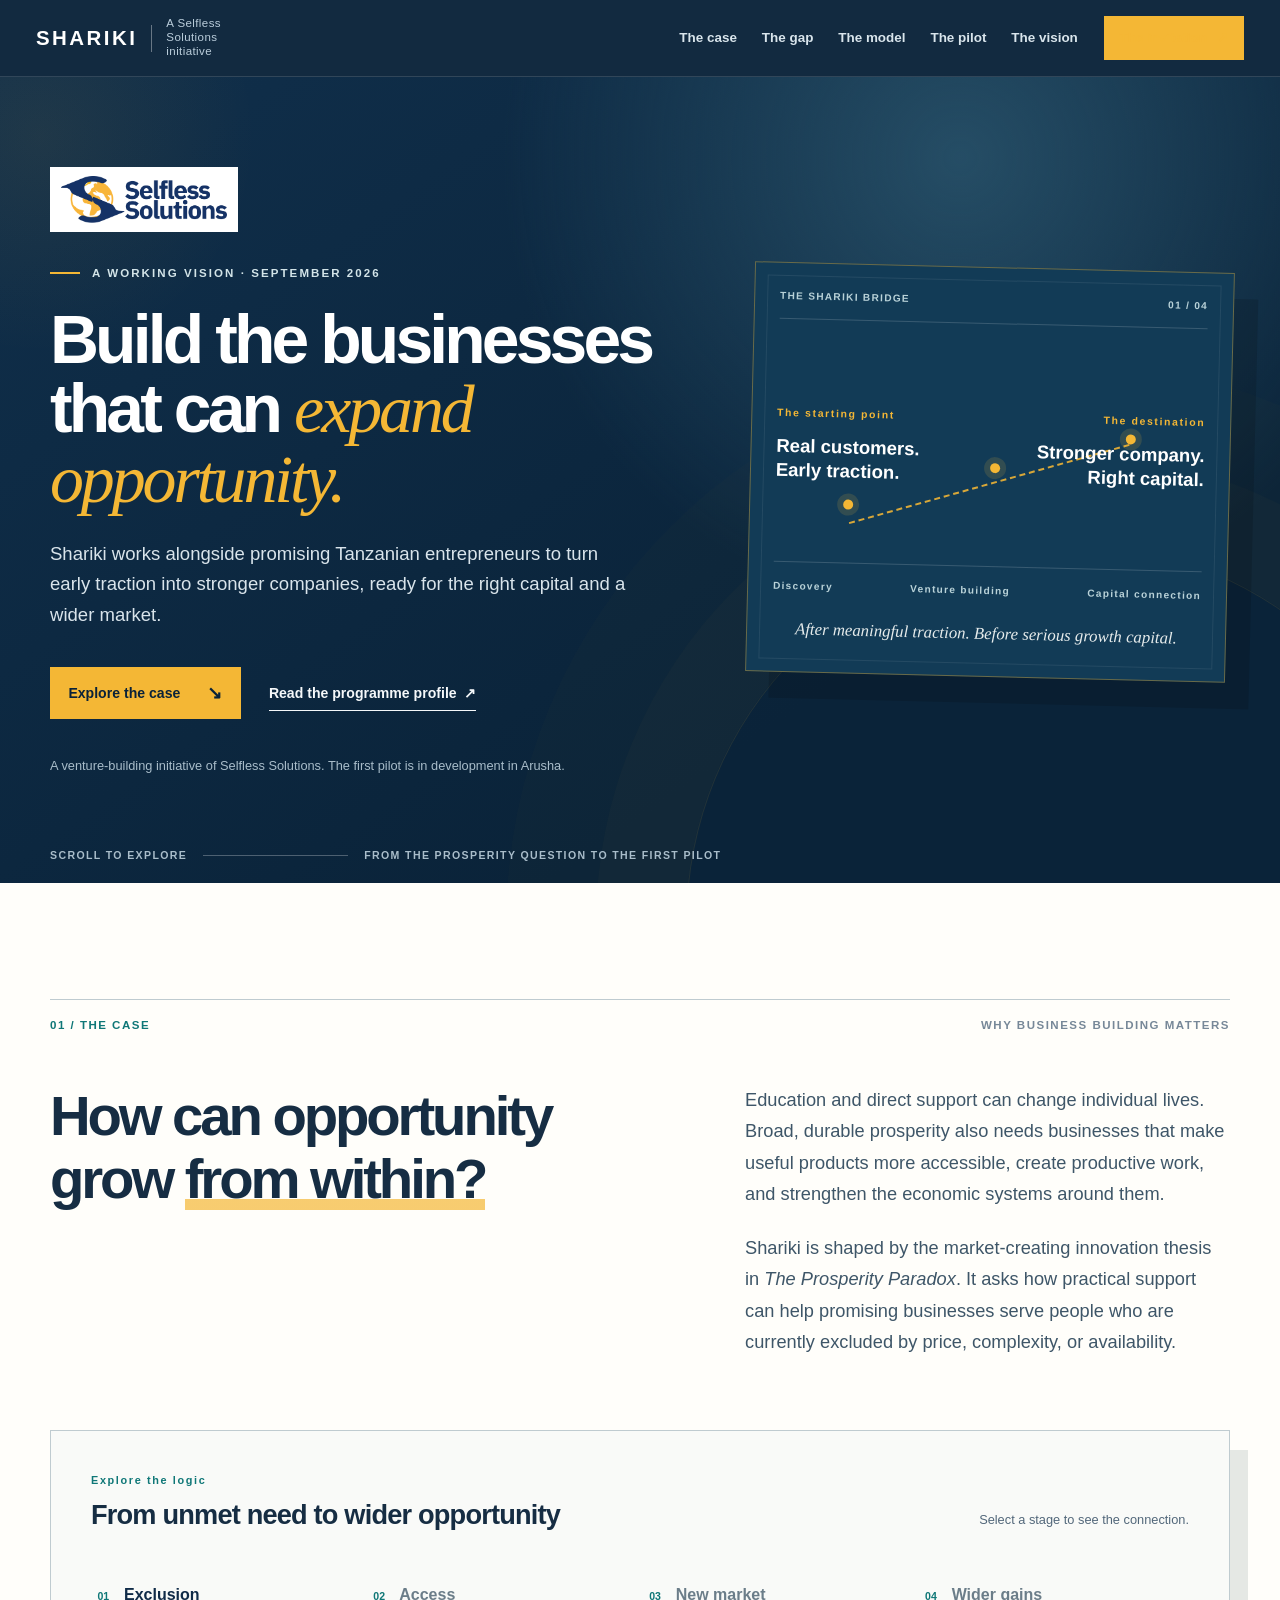
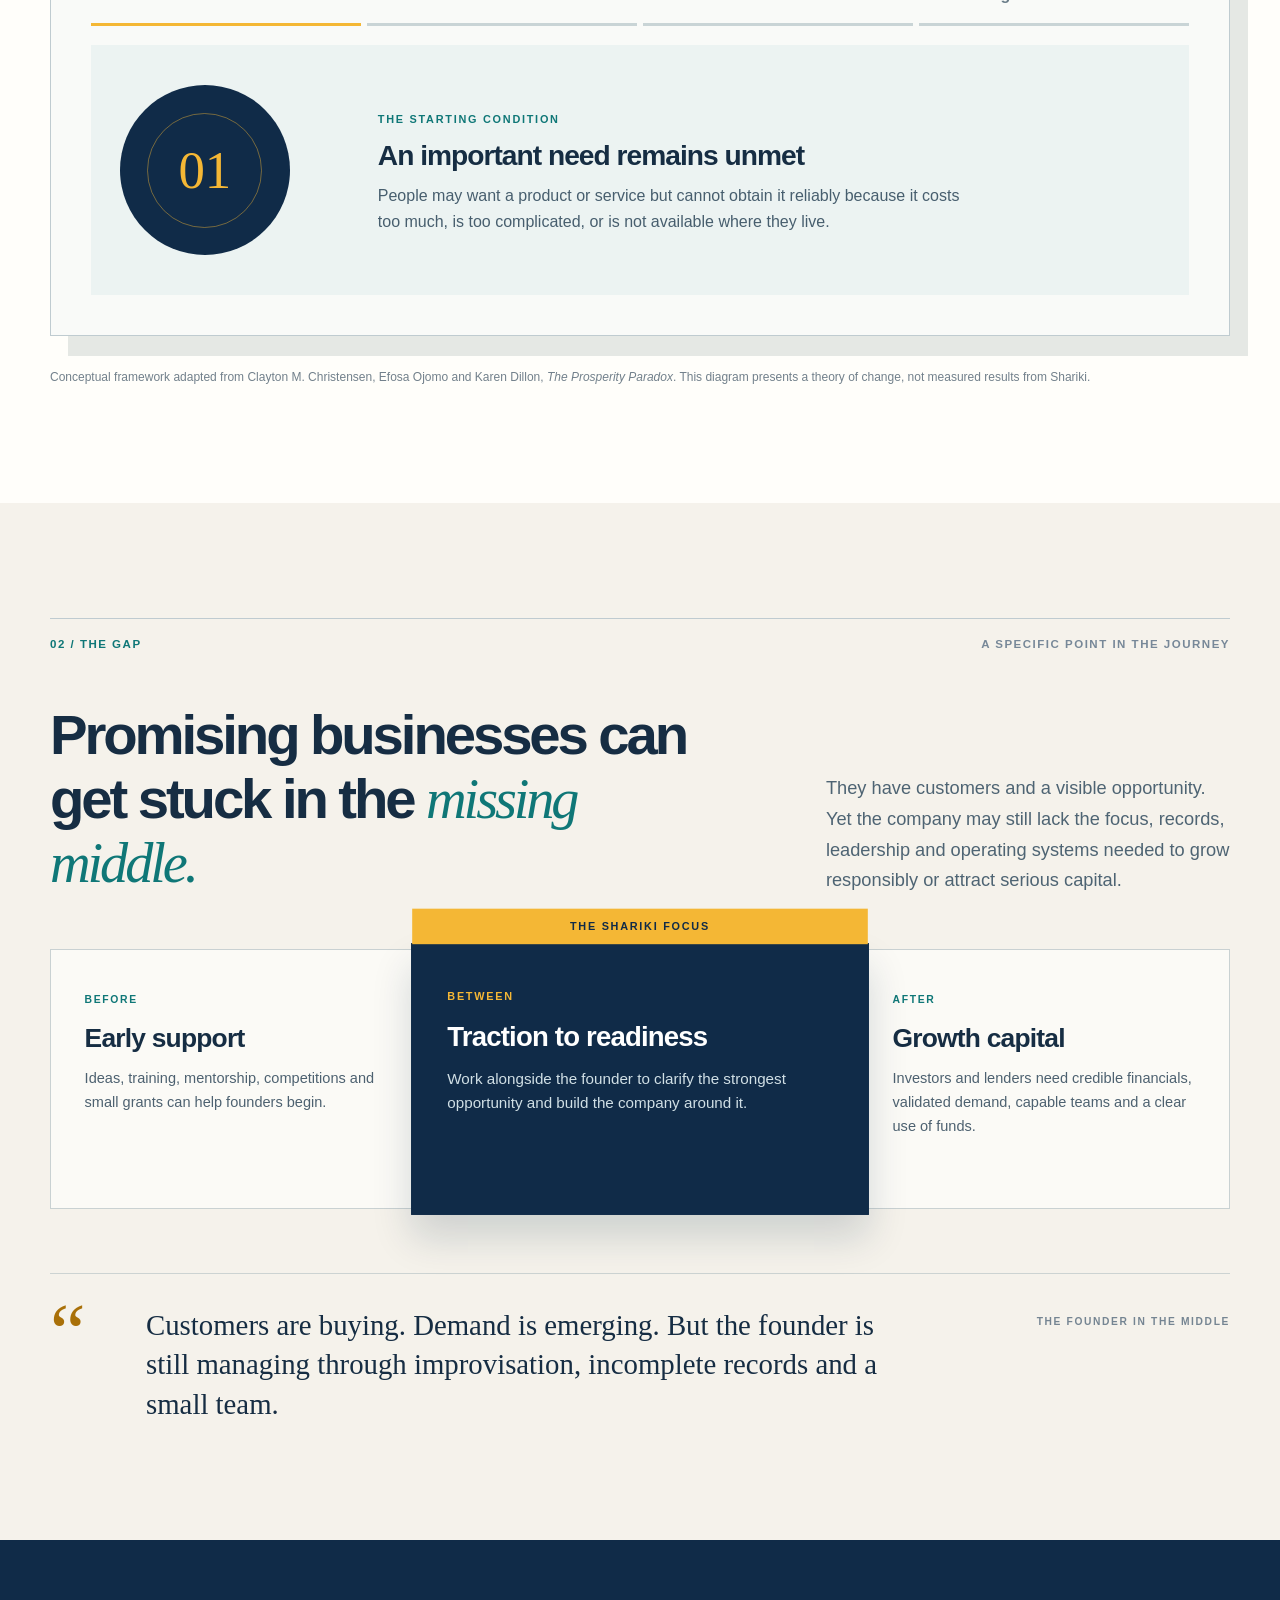
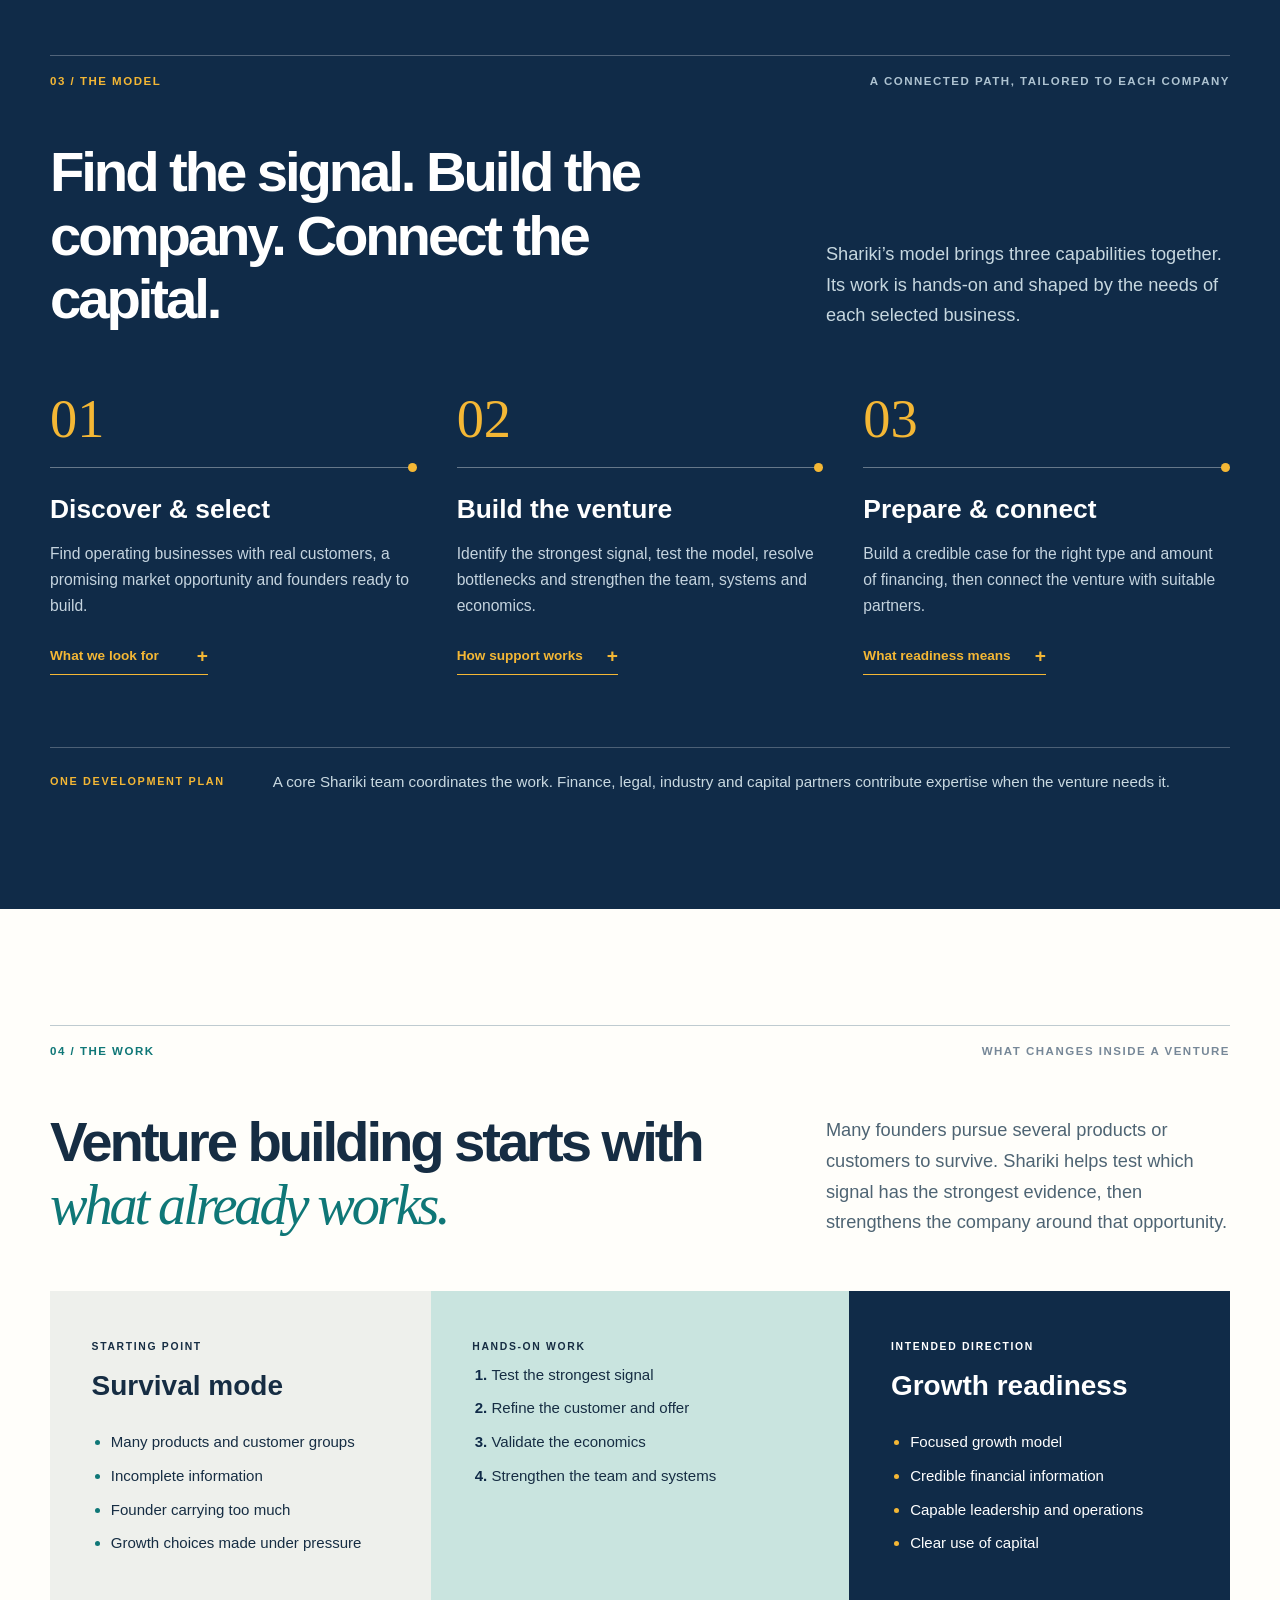
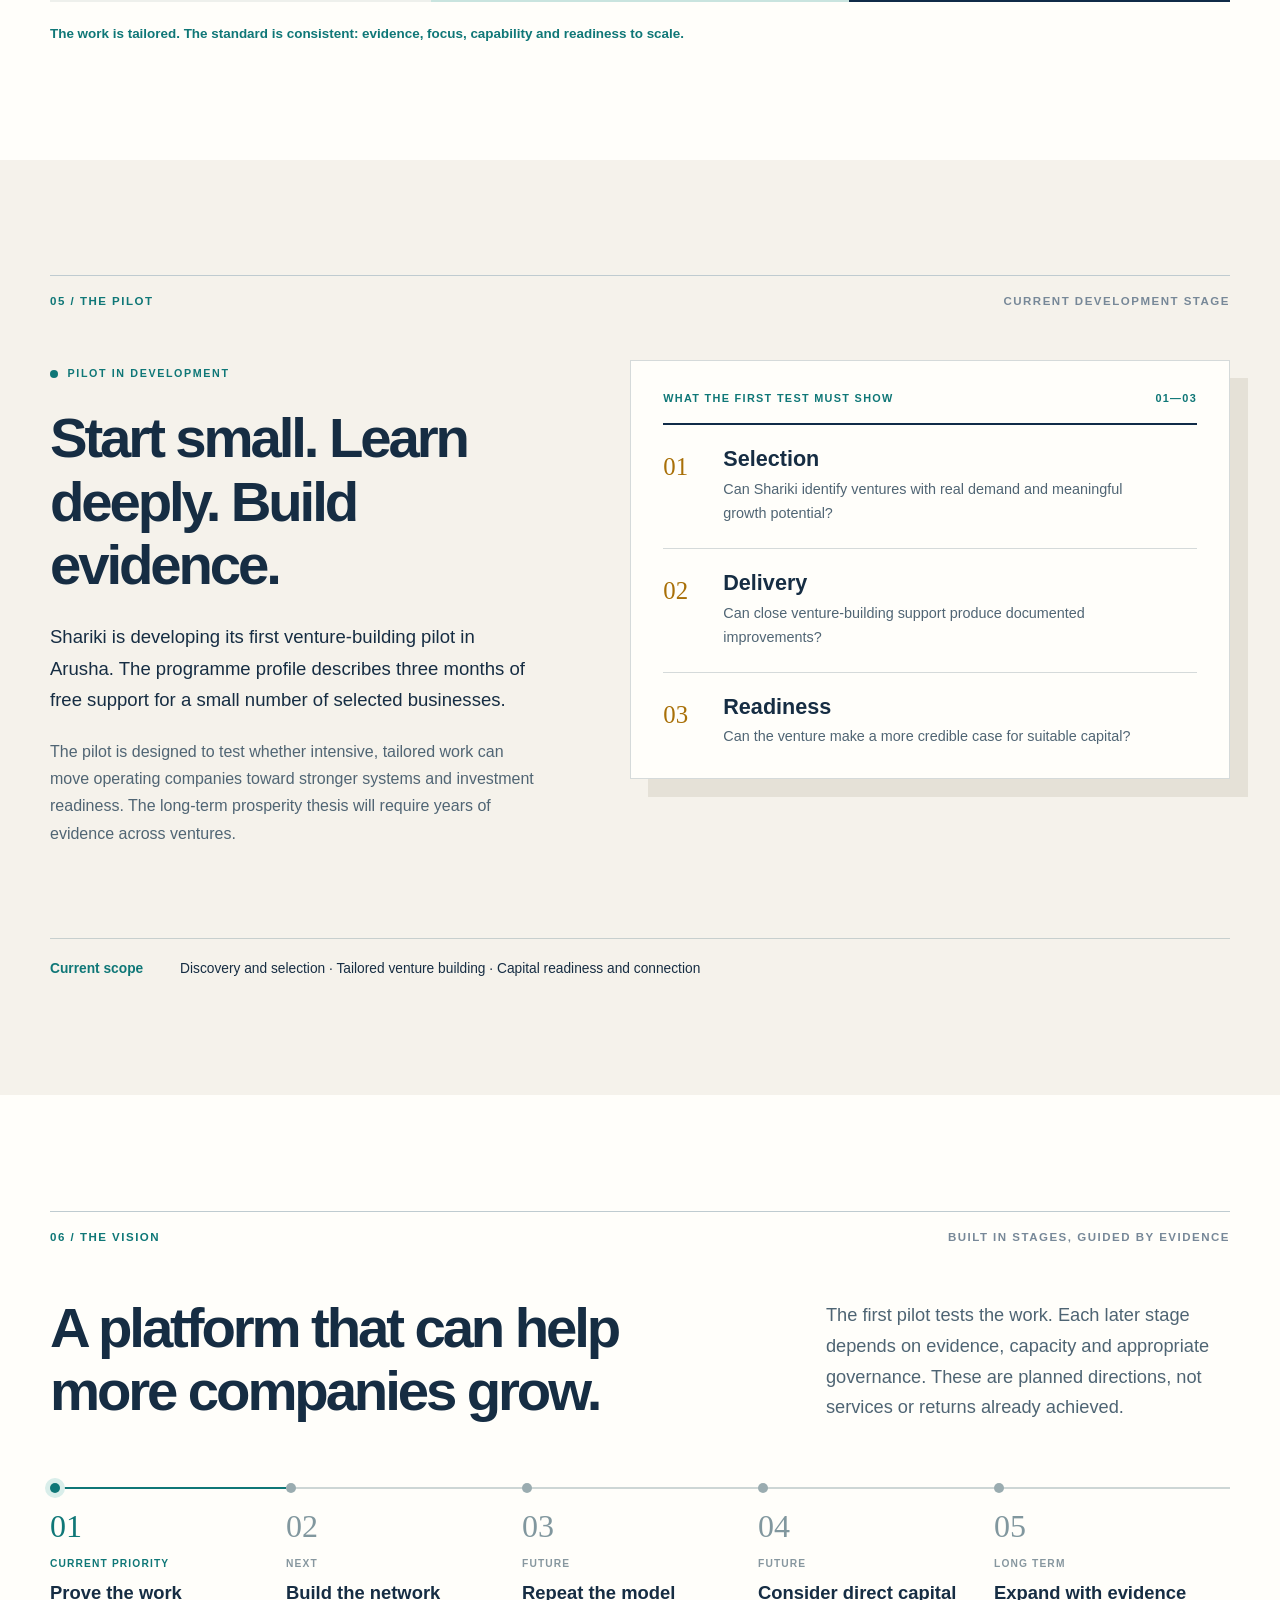
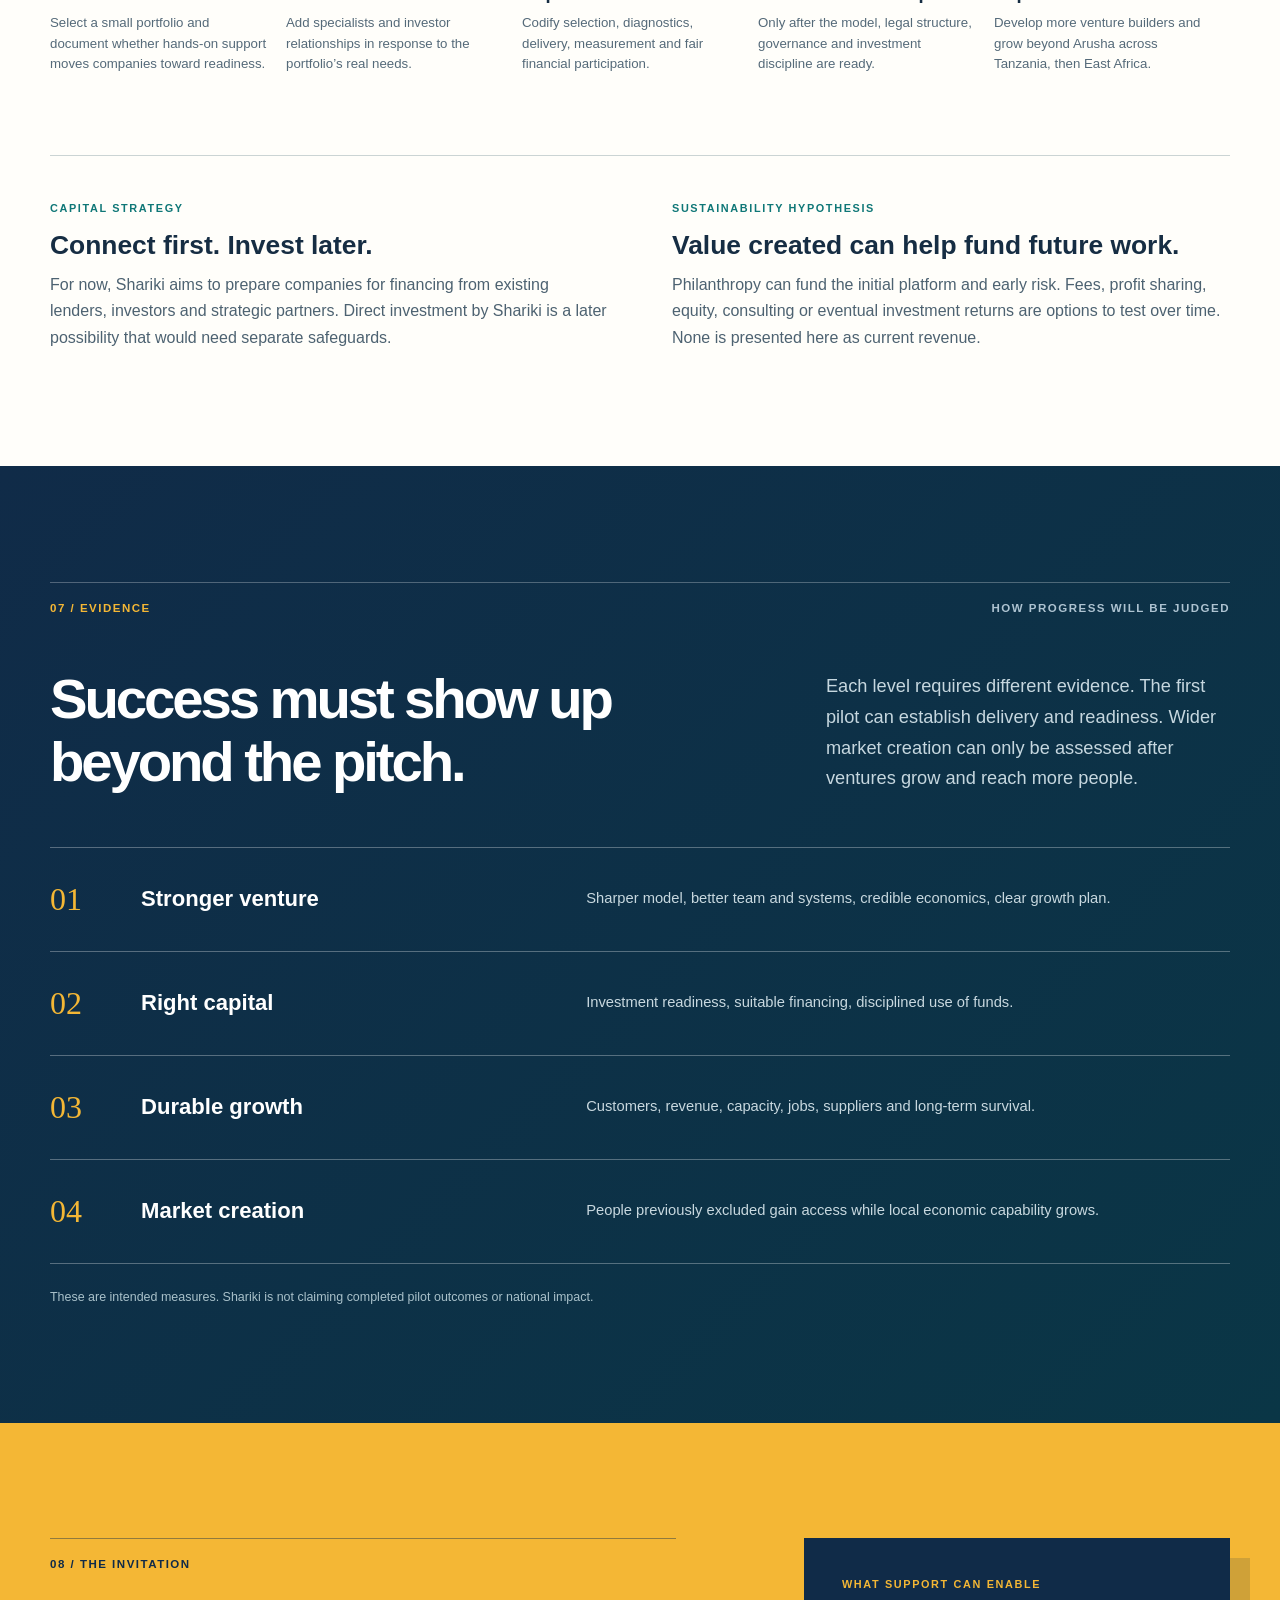
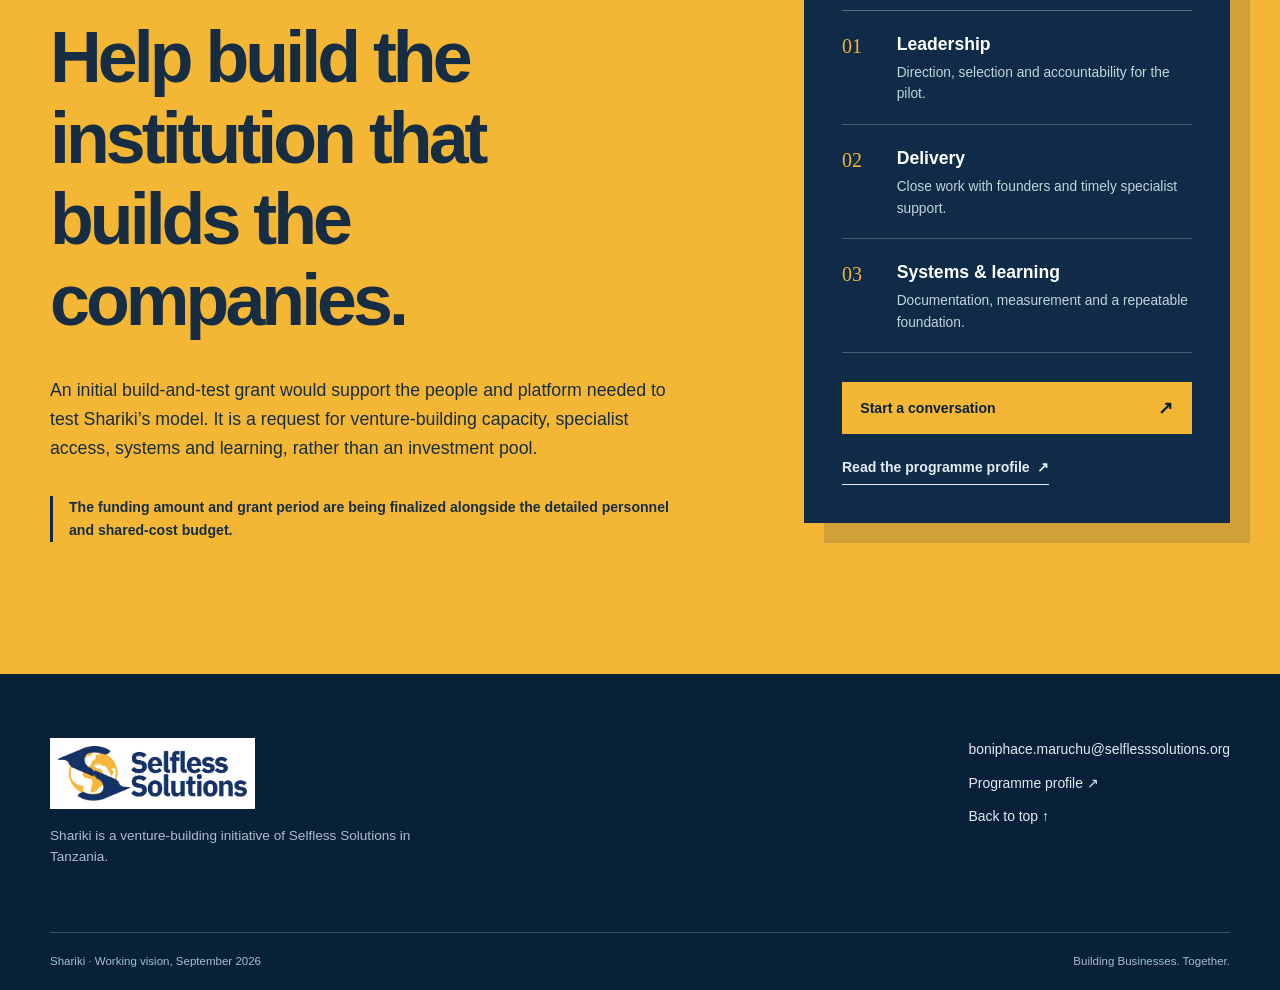
<file: index.html>
<!doctype html>
<html lang="en">
<head>
  <meta charset="utf-8">
  <meta name="viewport" content="width=device-width, initial-scale=1">
  <meta name="theme-color" content="#102b48">
  <meta name="description" content="Shariki is a Selfless Solutions venture-building initiative in Tanzania. Explore its case for supporting promising businesses from early traction toward growth capital.">
  <meta property="og:type" content="website">
  <meta property="og:title" content="Shariki | Build the businesses that expand opportunity">
  <meta property="og:description" content="A venture-building initiative of Selfless Solutions. Discover the gap Shariki addresses, the hands-on model, and the invitation to build its first platform.">
  <meta property="og:url" content="https://boniphacemaruchu.github.io/shariki/">
  <title>Shariki | A venture-building initiative of Selfless Solutions</title>
  <link rel="icon" href="assets/selfless-logo.png" type="image/png">
  <link rel="stylesheet" href="styles.css">
  <script src="app.js" defer></script>
</head>
<body>
  <a class="skip-link" href="#main">Skip to content</a>
  <div class="reading-progress" aria-hidden="true"><span id="reading-progress"></span></div>
  <header class="site-header" id="top">
    <div class="header-inner">
      <a class="wordmark" href="#top" aria-label="Shariki, back to top"><span class="wordmark-name">SHARIKI</span><span class="wordmark-rule"></span><span class="wordmark-caption">A Selfless Solutions initiative</span></a>
      <button class="menu-toggle" type="button" aria-controls="site-nav" aria-expanded="false"><span>Menu</span><span class="menu-glyph" aria-hidden="true"></span></button>
      <nav class="site-nav" id="site-nav" aria-label="Main navigation">
        <a href="#why">The case</a><a href="#gap">The gap</a><a href="#model">The model</a><a href="#pilot">The pilot</a><a href="#vision">The vision</a>
        <a class="nav-cta" href="#invitation">The invitation <span aria-hidden="true">↗</span></a>
      </nav>
    </div>
  </header>

  <main id="main">
    <section class="hero" aria-labelledby="hero-title">
      <div class="hero-glow" aria-hidden="true"></div>
      <div class="wrap hero-grid">
        <div class="hero-copy">
          <div class="parent-signature"><img src="assets/selfless-logo.png" alt="Selfless Solutions" width="2048" height="588"></div>
          <div class="eyebrow on-dark"><span class="eyebrow-line"></span> A working vision · September 2026</div>
          <h1 id="hero-title">Build the businesses that can <em>expand opportunity.</em></h1>
          <p class="hero-intro">Shariki works alongside promising Tanzanian entrepreneurs to turn early traction into stronger companies, ready for the right capital and a wider market.</p>
          <div class="hero-actions"><a class="button button-gold" href="#why">Explore the case <span aria-hidden="true">↘</span></a><a class="text-link light-link" href="assets/shariki-programme-profile.pdf" target="_blank" rel="noopener">Read the programme profile <span aria-hidden="true">↗</span></a></div>
          <p class="hero-footnote">A venture-building initiative of Selfless Solutions. The first pilot is in development in Arusha.</p>
        </div>
        <div class="hero-graphic" aria-label="Shariki's focus: early traction, venture building, capital readiness, and growth">
          <div class="hero-graphic-top"><span>THE SHARIKI BRIDGE</span><span>01 / 04</span></div>
          <div class="bridge-visual">
            <div class="bridge-left"><span class="smallcaps">The starting point</span><strong>Real customers.<br>Early traction.</strong></div>
            <div class="bridge-span" aria-hidden="true"><span class="bridge-track"></span><span class="bridge-point a"></span><span class="bridge-point b"></span><span class="bridge-point c"></span></div>
            <div class="bridge-right"><span class="smallcaps">The destination</span><strong>Stronger company.<br>Right capital.</strong></div>
          </div>
          <div class="hero-graphic-bottom"><span>Discovery</span><span>Venture building</span><span>Capital connection</span></div>
          <p>After meaningful traction. Before serious growth capital.</p>
        </div>
      </div>
      <div class="hero-index wrap"><span>Scroll to explore</span><span class="scroll-mark" aria-hidden="true"></span><span>From the prosperity question to the first pilot</span></div>
    </section>

    <section class="section section-light" id="why" aria-labelledby="why-title">
      <div class="wrap">
        <div class="section-top"><span class="section-number">01 / THE CASE</span><span class="section-overline">Why business building matters</span></div>
        <div class="statement-layout">
          <h2 id="why-title">How can opportunity grow <span class="gold-underline">from within?</span></h2>
          <div class="statement-copy"><p>Education and direct support can change individual lives. Broad, durable prosperity also needs businesses that make useful products more accessible, create productive work, and strengthen the economic systems around them.</p><p>Shariki is shaped by the market-creating innovation thesis in <cite>The Prosperity Paradox</cite>. It asks how practical support can help promising businesses serve people who are currently excluded by price, complexity, or availability.</p></div>
        </div>
        <div class="logic-explorer" aria-labelledby="logic-title">
          <div class="logic-head"><div><span class="mini-label">Explore the logic</span><h3 id="logic-title">From unmet need to wider opportunity</h3></div><p>Select a stage to see the connection.</p></div>
          <div class="logic-tabs" role="tablist" aria-label="Market creation stages">
            <button class="logic-tab active" id="logic-tab-0" role="tab" aria-selected="true" aria-controls="logic-panel" data-logic="0"><span>01</span> Exclusion</button>
            <button class="logic-tab" id="logic-tab-1" role="tab" aria-selected="false" aria-controls="logic-panel" data-logic="1" tabindex="-1"><span>02</span> Access</button>
            <button class="logic-tab" id="logic-tab-2" role="tab" aria-selected="false" aria-controls="logic-panel" data-logic="2" tabindex="-1"><span>03</span> New market</button>
            <button class="logic-tab" id="logic-tab-3" role="tab" aria-selected="false" aria-controls="logic-panel" data-logic="3" tabindex="-1"><span>04</span> Wider gains</button>
          </div>
          <div class="logic-panel" id="logic-panel" role="tabpanel" aria-labelledby="logic-tab-0" tabindex="0">
            <div class="logic-illustration" aria-hidden="true"><span class="logic-ring one"></span><span class="logic-ring two"></span><span class="logic-ring three"></span><b id="logic-symbol">01</b></div>
            <div><span class="panel-kicker" id="logic-kicker">THE STARTING CONDITION</span><h4 id="logic-heading">An important need remains unmet</h4><p id="logic-description">People may want a product or service but cannot obtain it reliably because it costs too much, is too complicated, or is not available where they live.</p></div>
          </div>
        </div>
        <p class="source-note">Conceptual framework adapted from Clayton M. Christensen, Efosa Ojomo and Karen Dillon, <cite>The Prosperity Paradox</cite>. This diagram presents a theory of change, not measured results from Shariki.</p>
      </div>
    </section>

    <section class="section section-cream" id="gap" aria-labelledby="gap-title">
      <div class="wrap">
        <div class="section-top"><span class="section-number">02 / THE GAP</span><span class="section-overline">A specific point in the journey</span></div>
        <div class="section-heading"><h2 id="gap-title">Promising businesses can get stuck in the <em>missing middle.</em></h2><p>They have customers and a visible opportunity. Yet the company may still lack the focus, records, leadership and operating systems needed to grow responsibly or attract serious capital.</p></div>
        <div class="gap-map" aria-label="Early support, Shariki's venture-building gap, and growth capital">
          <div class="gap-stage"><span>BEFORE</span><h3>Early support</h3><p>Ideas, training, mentorship, competitions and small grants can help founders begin.</p></div>
          <div class="gap-stage gap-focus"><div class="gap-label">THE SHARIKI FOCUS</div><span>BETWEEN</span><h3>Traction to readiness</h3><p>Work alongside the founder to clarify the strongest opportunity and build the company around it.</p></div>
          <div class="gap-stage"><span>AFTER</span><h3>Growth capital</h3><p>Investors and lenders need credible financials, validated demand, capable teams and a clear use of funds.</p></div>
        </div>
        <div class="founder-insight"><span class="quote-mark" aria-hidden="true">“</span><p>Customers are buying. Demand is emerging. But the founder is still managing through improvisation, incomplete records and a small team.</p><span class="insight-label">THE FOUNDER IN THE MIDDLE</span></div>
      </div>
    </section>

    <section class="section section-navy" id="model" aria-labelledby="model-title">
      <div class="wrap">
        <div class="section-top on-dark"><span class="section-number">03 / THE MODEL</span><span class="section-overline">A connected path, tailored to each company</span></div>
        <div class="section-heading"><h2 id="model-title">Find the signal. Build the company. Connect the capital.</h2><p>Shariki’s model brings three capabilities together. Its work is hands-on and shaped by the needs of each selected business.</p></div>
        <div class="model-grid">
          <article class="model-step"><span class="model-index">01</span><div class="model-line"></div><h3>Discover & select</h3><p>Find operating businesses with real customers, a promising market opportunity and founders ready to build.</p><button type="button" class="model-more" aria-expanded="false" aria-controls="model-detail-1">What we look for <span aria-hidden="true">+</span></button><div class="model-detail" id="model-detail-1" hidden><p>Customer demand, evidence of what already works, founder ambition and openness, opportunity size, potential to expand access, and where Shariki can add meaningful value.</p></div></article>
          <article class="model-step"><span class="model-index">02</span><div class="model-line"></div><h3>Build the venture</h3><p>Identify the strongest signal, test the model, resolve bottlenecks and strengthen the team, systems and economics.</p><button type="button" class="model-more" aria-expanded="false" aria-controls="model-detail-2">How support works <span aria-hidden="true">+</span></button><div class="model-detail" id="model-detail-2" hidden><p>A dedicated Growth Associate works alongside the entrepreneur, with guidance from experienced consultants and specialists where needed. The first pilot offers three months of free, tailored support.</p></div></article>
          <article class="model-step"><span class="model-index">03</span><div class="model-line"></div><h3>Prepare & connect</h3><p>Build a credible case for the right type and amount of financing, then connect the venture with suitable partners.</p><button type="button" class="model-more" aria-expanded="false" aria-controls="model-detail-3">What readiness means <span aria-hidden="true">+</span></button><div class="model-detail" id="model-detail-3" hidden><p>Clear financial information, evidence of demand, a capable team, a focused growth plan and a defined use of capital. A connection does not guarantee financing.</p></div></article>
        </div>
        <div class="network-band"><span>ONE DEVELOPMENT PLAN</span><p>A core Shariki team coordinates the work. Finance, legal, industry and capital partners contribute expertise when the venture needs it.</p></div>
      </div>
    </section>

    <section class="section section-light" id="work" aria-labelledby="work-title">
      <div class="wrap">
        <div class="section-top"><span class="section-number">04 / THE WORK</span><span class="section-overline">What changes inside a venture</span></div>
        <div class="section-heading"><h2 id="work-title">Venture building starts with <em>what already works.</em></h2><p>Many founders pursue several products or customers to survive. Shariki helps test which signal has the strongest evidence, then strengthens the company around that opportunity.</p></div>
        <div class="transformation">
          <div class="transformation-column before"><span class="smallcaps">STARTING POINT</span><h3>Survival mode</h3><ul><li>Many products and customer groups</li><li>Incomplete information</li><li>Founder carrying too much</li><li>Growth choices made under pressure</li></ul></div>
          <div class="transformation-center"><span class="smallcaps">HANDS-ON WORK</span><ol><li>Test the strongest signal</li><li>Refine the customer and offer</li><li>Validate the economics</li><li>Strengthen the team and systems</li></ol></div>
          <div class="transformation-column after"><span class="smallcaps">INTENDED DIRECTION</span><h3>Growth readiness</h3><ul><li>Focused growth model</li><li>Credible financial information</li><li>Capable leadership and operations</li><li>Clear use of capital</li></ul></div>
        </div>
        <p class="under-figure">The work is tailored. The standard is consistent: evidence, focus, capability and readiness to scale.</p>
      </div>
    </section>

    <section class="section section-cream" id="pilot" aria-labelledby="pilot-title">
      <div class="wrap">
        <div class="section-top"><span class="section-number">05 / THE PILOT</span><span class="section-overline">Current development stage</span></div>
        <div class="pilot-layout">
          <div><span class="status-label"><span class="status-dot"></span> PILOT IN DEVELOPMENT</span><h2 id="pilot-title">Start small. Learn deeply. Build evidence.</h2><p class="pilot-lead">Shariki is developing its first venture-building pilot in Arusha. The programme profile describes three months of free support for a small number of selected businesses.</p><p>The pilot is designed to test whether intensive, tailored work can move operating companies toward stronger systems and investment readiness. The long-term prosperity thesis will require years of evidence across ventures.</p></div>
          <div class="pilot-board" aria-label="What the pilot will test">
            <div class="board-heading"><span>WHAT THE FIRST TEST MUST SHOW</span><span>01—03</span></div>
            <div class="board-row"><span>01</span><div><h3>Selection</h3><p>Can Shariki identify ventures with real demand and meaningful growth potential?</p></div></div>
            <div class="board-row"><span>02</span><div><h3>Delivery</h3><p>Can close venture-building support produce documented improvements?</p></div></div>
            <div class="board-row"><span>03</span><div><h3>Readiness</h3><p>Can the venture make a more credible case for suitable capital?</p></div></div>
          </div>
        </div>
        <div class="pilot-clarity"><strong>Current scope</strong><span>Discovery and selection · Tailored venture building · Capital readiness and connection</span></div>
      </div>
    </section>

    <section class="section section-light" id="vision" aria-labelledby="vision-title">
      <div class="wrap">
        <div class="section-top"><span class="section-number">06 / THE VISION</span><span class="section-overline">Built in stages, guided by evidence</span></div>
        <div class="section-heading"><h2 id="vision-title">A platform that can help more companies grow.</h2><p>The first pilot tests the work. Each later stage depends on evidence, capacity and appropriate governance. These are planned directions, not services or returns already achieved.</p></div>
        <div class="roadmap" aria-label="Shariki development stages">
          <div class="roadmap-item now"><span class="roadmap-num">01</span><div><span class="roadmap-state">CURRENT PRIORITY</span><h3>Prove the work</h3><p>Select a small portfolio and document whether hands-on support moves companies toward readiness.</p></div></div>
          <div class="roadmap-item"><span class="roadmap-num">02</span><div><span class="roadmap-state">NEXT</span><h3>Build the network</h3><p>Add specialists and investor relationships in response to the portfolio’s real needs.</p></div></div>
          <div class="roadmap-item"><span class="roadmap-num">03</span><div><span class="roadmap-state">FUTURE</span><h3>Repeat the model</h3><p>Codify selection, diagnostics, delivery, measurement and fair financial participation.</p></div></div>
          <div class="roadmap-item"><span class="roadmap-num">04</span><div><span class="roadmap-state">FUTURE</span><h3>Consider direct capital</h3><p>Only after the model, legal structure, governance and investment discipline are ready.</p></div></div>
          <div class="roadmap-item"><span class="roadmap-num">05</span><div><span class="roadmap-state">LONG TERM</span><h3>Expand with evidence</h3><p>Develop more venture builders and grow beyond Arusha across Tanzania, then East Africa.</p></div></div>
        </div>
        <div class="vision-two-up">
          <div><span class="mini-label">CAPITAL STRATEGY</span><h3>Connect first. Invest later.</h3><p>For now, Shariki aims to prepare companies for financing from existing lenders, investors and strategic partners. Direct investment by Shariki is a later possibility that would need separate safeguards.</p></div>
          <div><span class="mini-label">SUSTAINABILITY HYPOTHESIS</span><h3>Value created can help fund future work.</h3><p>Philanthropy can fund the initial platform and early risk. Fees, profit sharing, equity, consulting or eventual investment returns are options to test over time. None is presented here as current revenue.</p></div>
        </div>
      </div>
    </section>

    <section class="section section-navy impact-section" id="impact" aria-labelledby="impact-title">
      <div class="wrap">
        <div class="section-top on-dark"><span class="section-number">07 / EVIDENCE</span><span class="section-overline">How progress will be judged</span></div>
        <div class="section-heading"><h2 id="impact-title">Success must show up beyond the pitch.</h2><p>Each level requires different evidence. The first pilot can establish delivery and readiness. Wider market creation can only be assessed after ventures grow and reach more people.</p></div>
        <div class="impact-ladder">
          <div class="impact-row"><span>01</span><h3>Stronger venture</h3><p>Sharper model, better team and systems, credible economics, clear growth plan.</p></div>
          <div class="impact-row"><span>02</span><h3>Right capital</h3><p>Investment readiness, suitable financing, disciplined use of funds.</p></div>
          <div class="impact-row"><span>03</span><h3>Durable growth</h3><p>Customers, revenue, capacity, jobs, suppliers and long-term survival.</p></div>
          <div class="impact-row"><span>04</span><h3>Market creation</h3><p>People previously excluded gain access while local economic capability grows.</p></div>
        </div>
        <p class="impact-caveat">These are intended measures. Shariki is not claiming completed pilot outcomes or national impact.</p>
      </div>
    </section>

    <section class="section invitation" id="invitation" aria-labelledby="invitation-title">
      <div class="wrap invitation-grid">
        <div><div class="section-top"><span class="section-number">08 / THE INVITATION</span></div><h2 id="invitation-title">Help build the institution that builds the companies.</h2><p>An initial build-and-test grant would support the people and platform needed to test Shariki’s model. It is a request for venture-building capacity, specialist access, systems and learning, rather than an investment pool.</p><p class="funding-note">The funding amount and grant period are being finalized alongside the detailed personnel and shared-cost budget.</p></div>
        <div class="invitation-side"><span class="side-title">WHAT SUPPORT CAN ENABLE</span><div><span>01</span><strong>Leadership</strong><p>Direction, selection and accountability for the pilot.</p></div><div><span>02</span><strong>Delivery</strong><p>Close work with founders and timely specialist support.</p></div><div><span>03</span><strong>Systems & learning</strong><p>Documentation, measurement and a repeatable foundation.</p></div><a class="button button-gold" href="mailto:boniphace.maruchu@selflesssolutions.org?subject=Conversation%20about%20Shariki">Start a conversation <span aria-hidden="true">↗</span></a><a class="text-link" href="assets/shariki-programme-profile.pdf" target="_blank" rel="noopener">Read the programme profile <span aria-hidden="true">↗</span></a></div>
      </div>
    </section>
  </main>

  <footer class="site-footer"><div class="wrap footer-main"><div><img src="assets/selfless-logo.png" alt="Selfless Solutions" width="260" height="75"><p>Shariki is a venture-building initiative of Selfless Solutions in Tanzania.</p></div><div class="footer-links"><a href="mailto:boniphace.maruchu@selflesssolutions.org">boniphace.maruchu@selflesssolutions.org</a><a href="assets/shariki-programme-profile.pdf" target="_blank" rel="noopener">Programme profile ↗</a><a href="#top">Back to top ↑</a></div></div><div class="wrap footer-bottom"><span>Shariki · Working vision, September 2026</span><span>Building Businesses. Together.</span></div></footer>
</body>
</html>
</file>
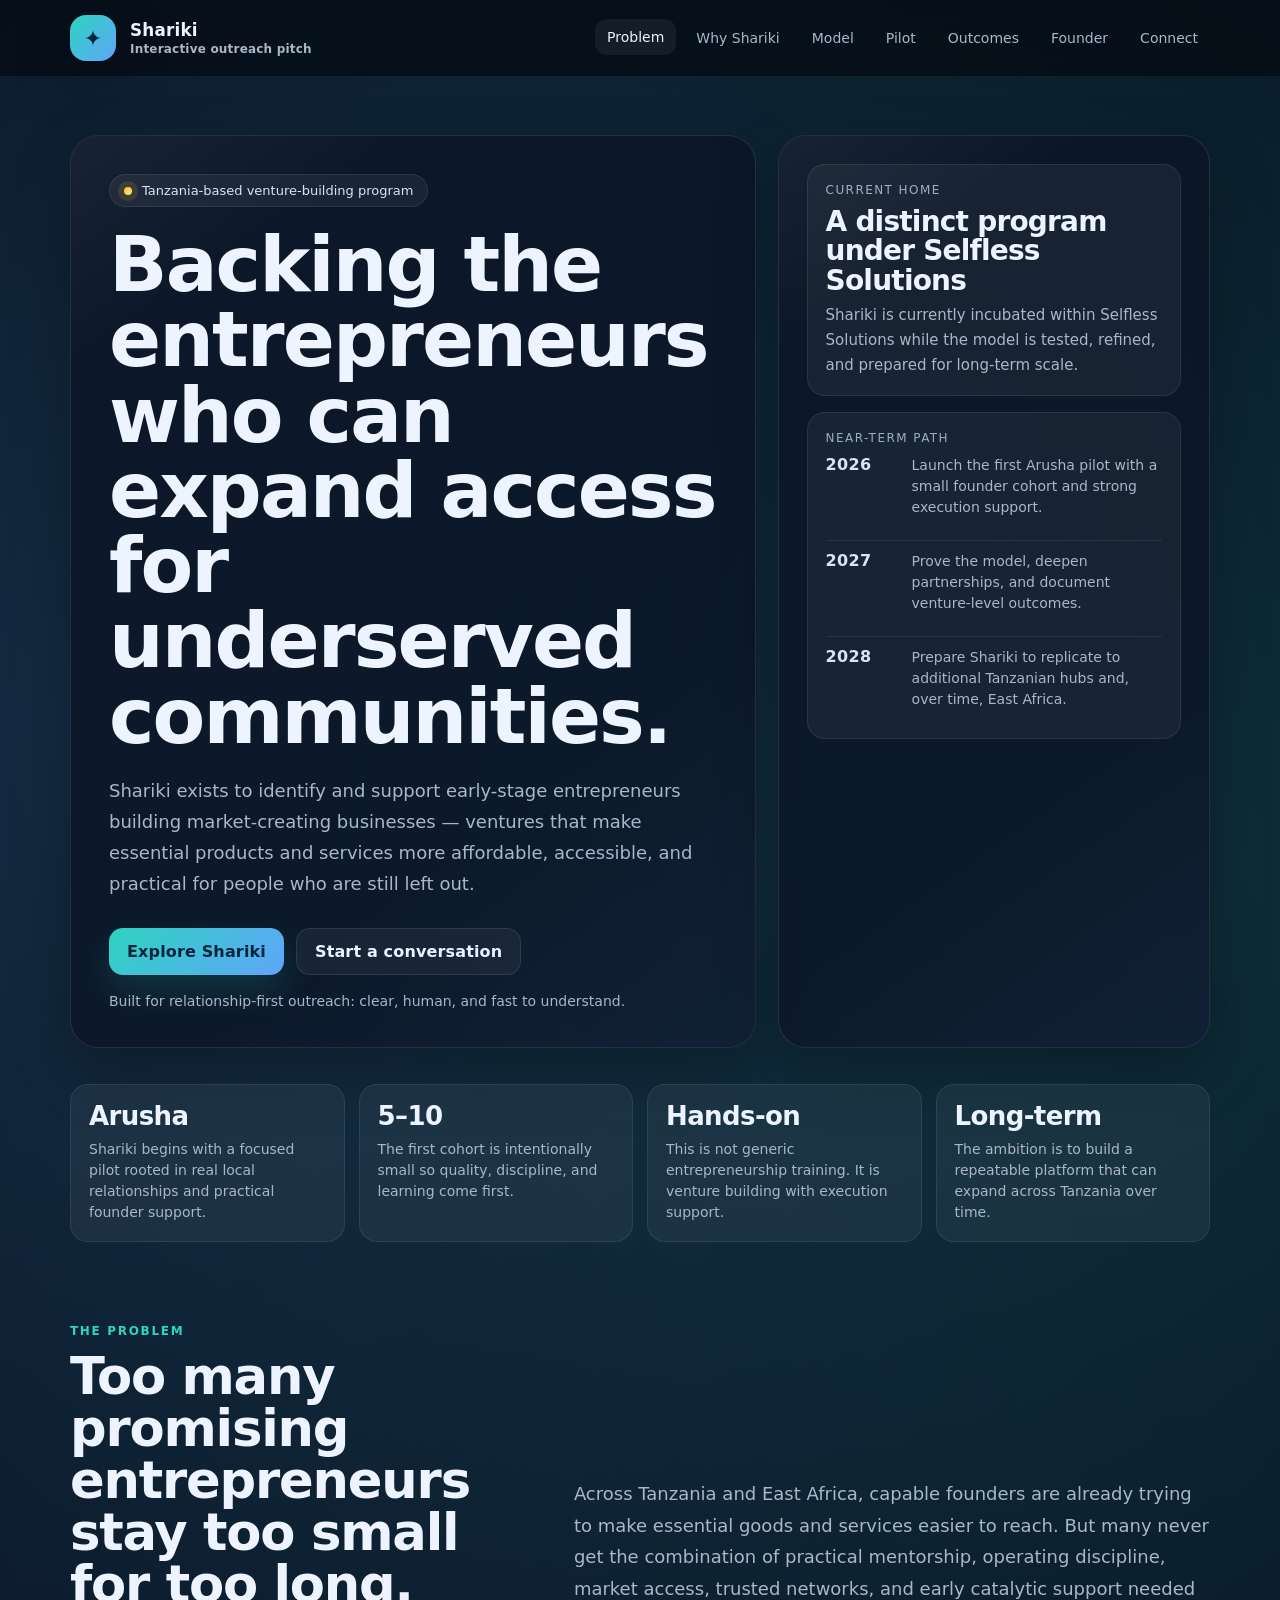
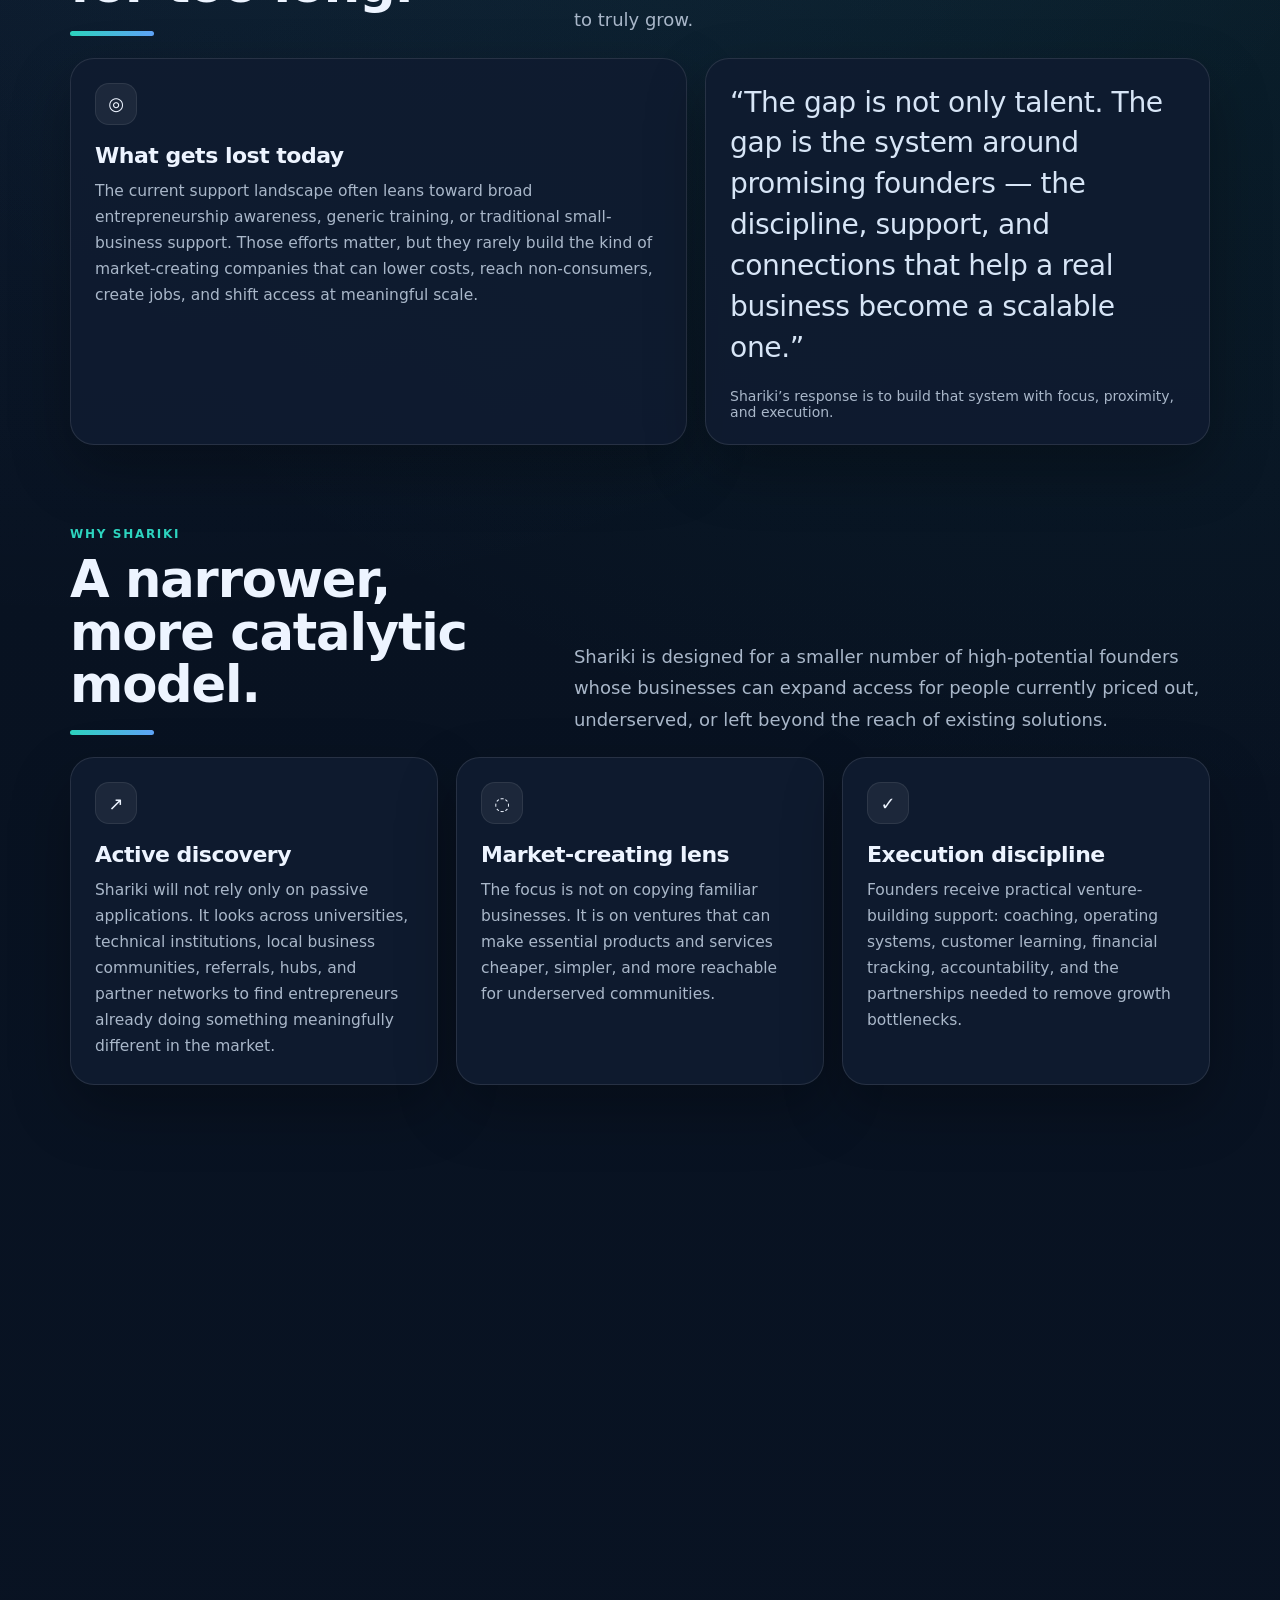
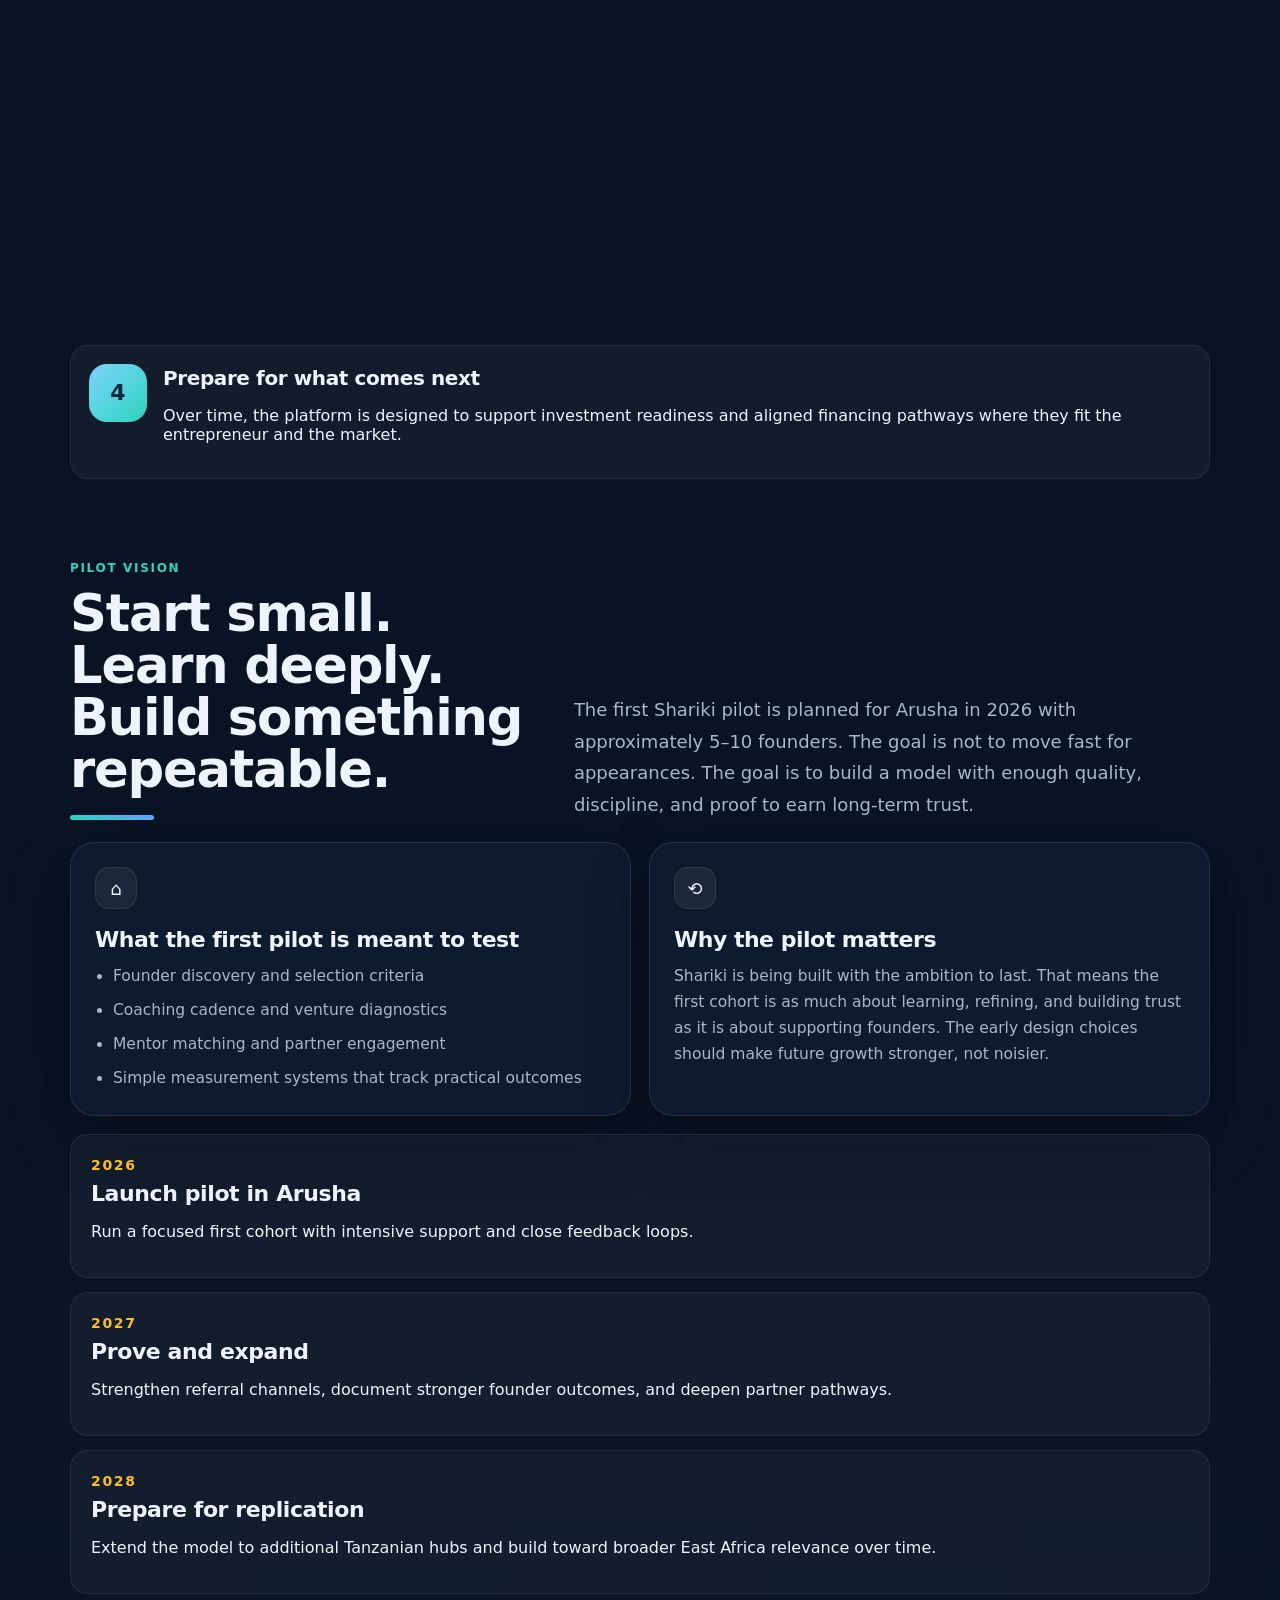
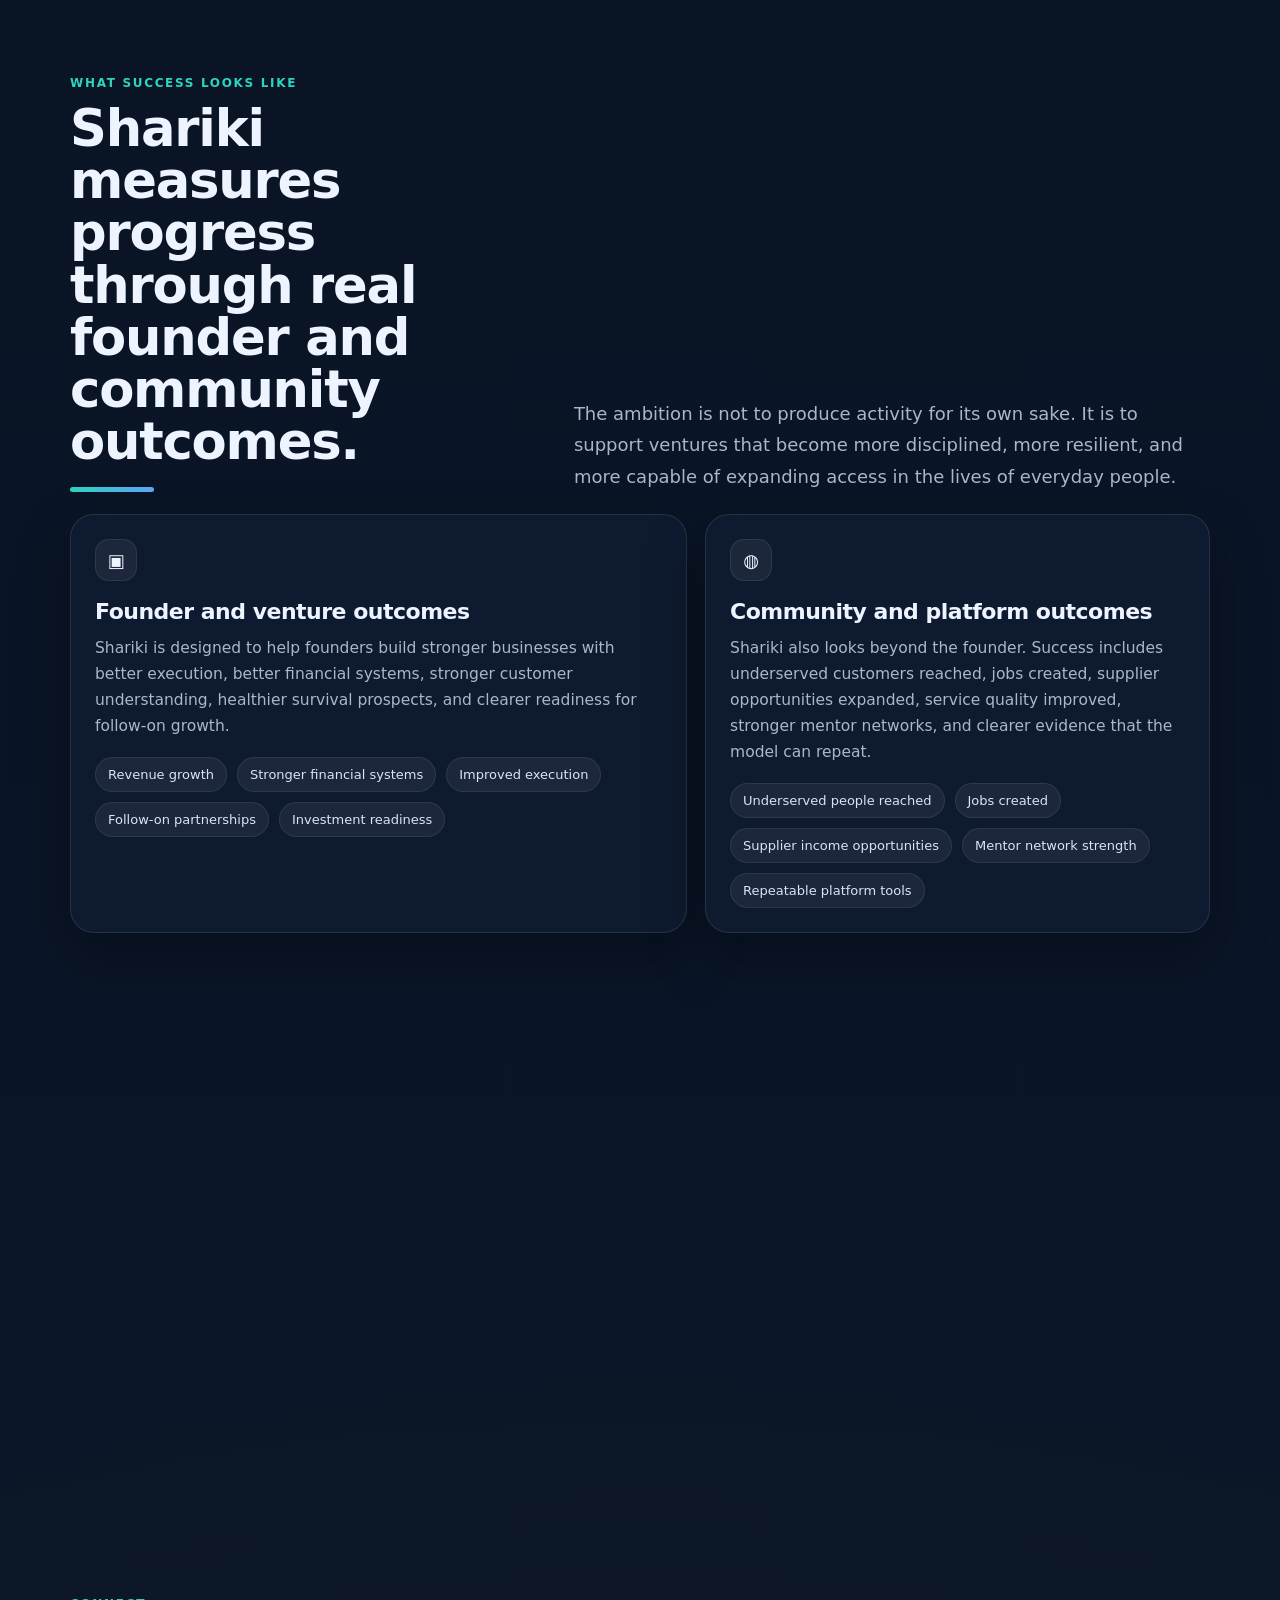
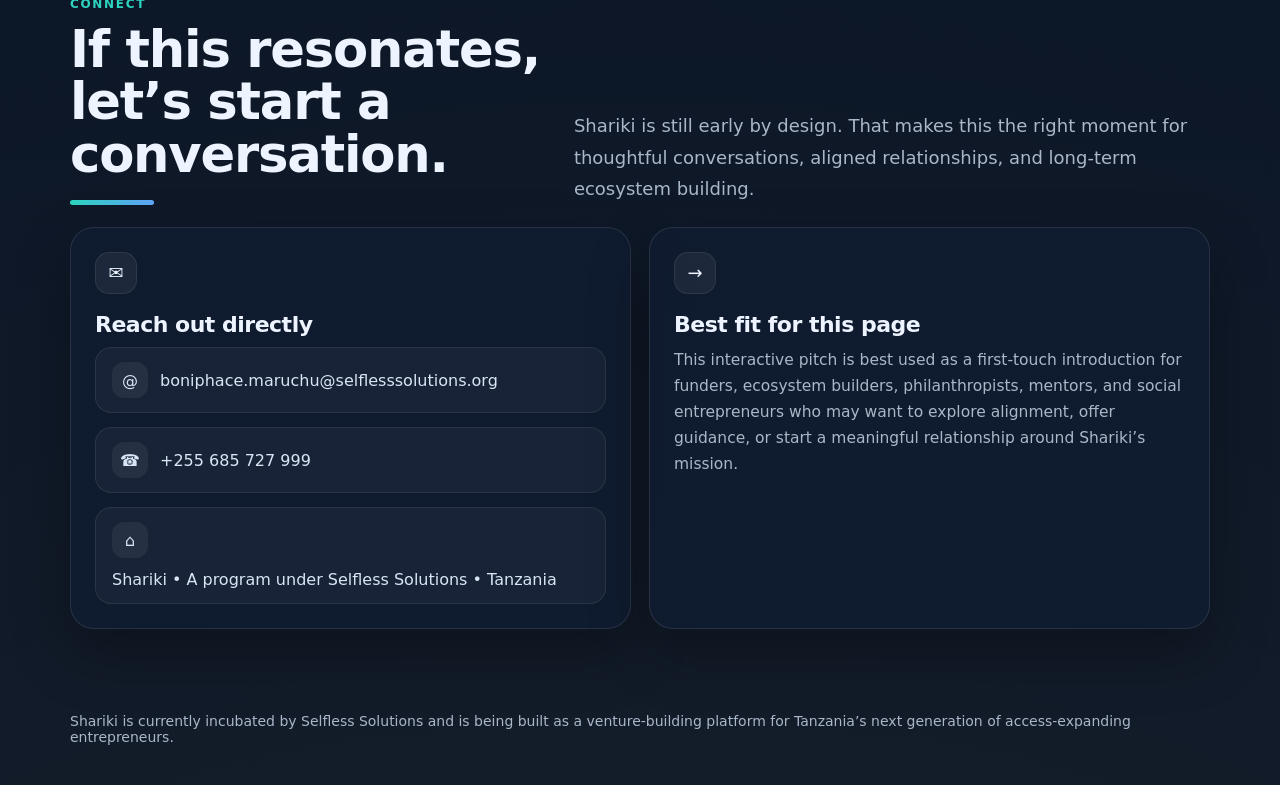
<file: index.html.html>
<!DOCTYPE html>
<html lang="en">
<head>
  <meta charset="UTF-8" />
  <meta name="viewport" content="width=device-width, initial-scale=1.0" />
  <title>Shariki | Interactive Outreach Pitch</title>
  <meta name="description" content="Shariki is a Tanzania-based venture-building program supporting entrepreneurs building market-creating businesses for underserved communities." />
  <meta property="og:title" content="Shariki | Interactive Outreach Pitch" />
  <meta property="og:description" content="A relationship-first interactive pitch for Shariki — a Tanzania-based venture-building program." />
  <meta property="og:type" content="website" />
  <style>
    :root {
      --bg: #07111f;
      --bg-2: #0b1629;
      --panel: rgba(12, 22, 39, 0.84);
      --panel-2: rgba(16, 28, 48, 0.92);
      --panel-3: rgba(255,255,255,0.05);
      --line: rgba(255,255,255,0.10);
      --line-strong: rgba(255,255,255,0.16);
      --text: #edf4ff;
      --muted: #a9b7c9;
      --soft: #d7e5f6;
      --teal: #2dd4bf;
      --sky: #60a5fa;
      --gold: #fbbf24;
      --rose: #fb7185;
      --shadow: 0 24px 60px rgba(0, 0, 0, 0.28);
      --radius: 24px;
      --radius-sm: 18px;
      --max: 1180px;
      --ease: 220ms ease;
    }

    * { box-sizing: border-box; }
    html { scroll-behavior: smooth; }
    body {
      margin: 0;
      color: var(--text);
      font-family: Inter, ui-sans-serif, system-ui, -apple-system, BlinkMacSystemFont, "Segoe UI", sans-serif;
      background:
        radial-gradient(circle at 8% 10%, rgba(96,165,250,.14), transparent 23%),
        radial-gradient(circle at 92% 12%, rgba(45,212,191,.12), transparent 24%),
        radial-gradient(circle at 50% 120%, rgba(251,191,36,.08), transparent 30%),
        linear-gradient(180deg, #05101d 0%, #081221 30%, #0b1629 100%);
      min-height: 100vh;
    }

    a { color: inherit; text-decoration: none; }
    img { max-width: 100%; display: block; }

    .container { width: min(100%, var(--max)); margin: 0 auto; padding: 0 20px; }

    .nav-wrap {
      position: sticky;
      top: 0;
      z-index: 50;
      backdrop-filter: blur(16px);
      background: rgba(5, 10, 18, 0.72);
      border-bottom: 1px solid rgba(255,255,255,0.06);
    }

    .nav {
      min-height: 76px;
      display: flex;
      align-items: center;
      justify-content: space-between;
      gap: 24px;
    }

    .brand {
      display: flex;
      align-items: center;
      gap: 14px;
      font-weight: 800;
      letter-spacing: 0.2px;
      min-width: 0;
    }

    .mark {
      width: 46px;
      height: 46px;
      border-radius: 16px;
      background: linear-gradient(135deg, var(--teal), var(--sky));
      display: grid;
      place-items: center;
      color: #03243b;
      font-size: 22px;
      box-shadow: var(--shadow);
      flex: 0 0 auto;
    }

    .brand-copy { min-width: 0; }
    .brand-title { font-size: 1.05rem; }
    .brand-sub { font-size: 12px; color: var(--muted); margin-top: 2px; white-space: nowrap; overflow: hidden; text-overflow: ellipsis; }

    .nav-links {
      display: flex;
      flex-wrap: wrap;
      justify-content: flex-end;
      gap: 8px;
    }

    .nav-links a {
      color: var(--muted);
      font-size: 14px;
      padding: 10px 12px;
      border-radius: 12px;
      transition: background var(--ease), color var(--ease), transform var(--ease);
    }

    .nav-links a:hover,
    .nav-links a.active {
      color: var(--text);
      background: rgba(255,255,255,0.06);
      transform: translateY(-1px);
    }

    .hero {
      padding: 58px 0 30px;
      display: grid;
      grid-template-columns: minmax(0, 1.3fr) minmax(300px, .82fr);
      gap: 22px;
      align-items: stretch;
    }

    .panel {
      background: var(--panel);
      border: 1px solid var(--line);
      border-radius: calc(var(--radius) + 4px);
      box-shadow: var(--shadow);
      position: relative;
      overflow: hidden;
    }

    .panel::before {
      content: "";
      position: absolute;
      inset: 0;
      background: linear-gradient(145deg, rgba(255,255,255,0.05), transparent 18%, transparent 70%, rgba(96,165,250,0.06));
      pointer-events: none;
    }

    .hero-main { padding: 38px; }
    .hero-side { padding: 28px; display: flex; flex-direction: column; gap: 16px; }

    .eyebrow {
      display: inline-flex;
      align-items: center;
      gap: 10px;
      padding: 8px 14px;
      border-radius: 999px;
      background: rgba(255,255,255,0.06);
      border: 1px solid rgba(255,255,255,0.08);
      color: var(--soft);
      font-size: 13px;
      margin-bottom: 20px;
    }

    .eyebrow-dot {
      width: 8px; height: 8px; border-radius: 999px; background: linear-gradient(135deg, var(--gold), #fde68a);
      box-shadow: 0 0 0 6px rgba(251,191,36,.12);
    }

    h1 {
      margin: 0;
      font-size: clamp(2.6rem, 6vw, 5rem);
      line-height: 0.98;
      letter-spacing: -1.9px;
      max-width: 12ch;
    }

    .hero-lead {
      margin: 22px 0 0;
      max-width: 64ch;
      color: var(--muted);
      font-size: 18px;
      line-height: 1.72;
    }

    .hero-cta {
      display: flex;
      flex-wrap: wrap;
      gap: 12px;
      margin: 28px 0 0;
    }

    .btn {
      appearance: none;
      border: 0;
      border-radius: 14px;
      padding: 13px 18px;
      cursor: pointer;
      font-weight: 700;
      letter-spacing: 0.15px;
      transition: transform var(--ease), box-shadow var(--ease), background var(--ease), border-color var(--ease);
      display: inline-flex;
      align-items: center;
      justify-content: center;
      gap: 10px;
    }

    .btn:hover { transform: translateY(-1px); }
    .btn-primary {
      background: linear-gradient(135deg, var(--teal), var(--sky));
      color: #04243a;
      box-shadow: 0 16px 36px rgba(45,212,191,.16);
    }

    .btn-secondary {
      background: rgba(255,255,255,0.05);
      color: var(--text);
      border: 1px solid rgba(255,255,255,0.09);
    }

    .hero-note {
      margin-top: 18px;
      font-size: 14px;
      color: var(--muted);
    }

    .side-card {
      padding: 18px;
      border-radius: 18px;
      background: rgba(255,255,255,0.05);
      border: 1px solid rgba(255,255,255,0.08);
    }

    .side-label {
      font-size: 12px;
      text-transform: uppercase;
      letter-spacing: 0.12em;
      color: #98afc7;
      margin-bottom: 10px;
    }

    .side-title {
      font-size: 28px;
      line-height: 1.05;
      margin: 0 0 8px;
      letter-spacing: -0.8px;
    }

    .side-copy,
    .side-list {
      color: var(--muted);
      font-size: 15px;
      line-height: 1.65;
      margin: 0;
    }

    .side-list { padding-left: 18px; }
    .side-list li + li { margin-top: 10px; }

    .mini-roadmap {
      display: grid;
      gap: 12px;
      margin-top: 4px;
    }

    .road-row {
      display: grid;
      grid-template-columns: 74px 1fr;
      gap: 12px;
      align-items: start;
      padding: 10px 0;
      border-top: 1px solid rgba(255,255,255,0.08);
    }

    .road-row:first-child { border-top: 0; padding-top: 0; }
    .road-year {
      font-weight: 800;
      color: var(--soft);
      letter-spacing: 0.02em;
    }

    .road-copy {
      color: var(--muted);
      line-height: 1.5;
      font-size: 14px;
    }

    .trust-strip {
      margin-top: 6px;
      display: grid;
      grid-template-columns: repeat(4, minmax(0, 1fr));
      gap: 14px;
    }

    .trust-item {
      padding: 18px;
      border-radius: 18px;
      background: var(--panel-3);
      border: 1px solid rgba(255,255,255,0.08);
      min-height: 118px;
    }

    .trust-item strong {
      display: block;
      font-size: 26px;
      line-height: 1;
      letter-spacing: -0.6px;
      margin-bottom: 10px;
    }

    .trust-item span {
      color: var(--muted);
      font-size: 14px;
      line-height: 1.5;
      display: block;
    }

    section.block { padding: 82px 0 0; }

    .section-head {
      display: grid;
      grid-template-columns: .86fr 1.14fr;
      gap: 24px;
      align-items: end;
      margin-bottom: 22px;
    }

    .kicker {
      color: var(--teal);
      text-transform: uppercase;
      font-size: 12px;
      letter-spacing: 0.14em;
      font-weight: 700;
      margin-bottom: 12px;
    }

    h2 {
      margin: 0;
      font-size: clamp(2rem, 4vw, 3.4rem);
      line-height: 1.02;
      letter-spacing: -1.2px;
    }

    .section-copy {
      color: var(--muted);
      font-size: 18px;
      line-height: 1.75;
      margin: 0;
      max-width: 68ch;
    }

    .grid-3, .grid-2 {
      display: grid;
      gap: 18px;
    }

    .grid-3 { grid-template-columns: repeat(3, minmax(0, 1fr)); }
    .grid-2 { grid-template-columns: repeat(2, minmax(0, 1fr)); }

    .card {
      background: var(--panel-2);
      border: 1px solid var(--line);
      border-radius: var(--radius);
      padding: 24px;
      box-shadow: var(--shadow);
      position: relative;
      overflow: hidden;
    }

    .card::after {
      content: "";
      position: absolute;
      inset: auto -30% -40% auto;
      width: 120px;
      height: 120px;
      border-radius: 999px;
      background: radial-gradient(circle, rgba(96,165,250,.14), transparent 70%);
      pointer-events: none;
    }

    .icon {
      width: 42px;
      height: 42px;
      border-radius: 14px;
      display: grid;
      place-items: center;
      background: rgba(255,255,255,0.06);
      border: 1px solid rgba(255,255,255,0.08);
      margin-bottom: 18px;
      font-size: 18px;
    }

    .card h3 {
      margin: 0 0 10px;
      font-size: 22px;
      line-height: 1.15;
      letter-spacing: -0.5px;
    }

    .card p, .card li {
      color: var(--muted);
      font-size: 15.5px;
      line-height: 1.68;
      margin: 0;
    }

    .card ul { margin: 0; padding-left: 18px; }
    .card li + li { margin-top: 8px; }

    .story-band {
      display: grid;
      grid-template-columns: 1.1fr .9fr;
      gap: 18px;
    }

    .quote-card {
      display: flex;
      flex-direction: column;
      justify-content: space-between;
      min-height: 100%;
    }

    blockquote {
      margin: 0;
      font-size: clamp(1.35rem, 2.2vw, 1.8rem);
      line-height: 1.45;
      letter-spacing: -0.4px;
      color: var(--soft);
    }

    .quote-attrib {
      margin-top: 20px;
      color: var(--muted);
      font-size: 14px;
    }

    .process {
      display: grid;
      gap: 14px;
    }

    .step {
      display: grid;
      grid-template-columns: 58px 1fr;
      gap: 16px;
      align-items: start;
      padding: 18px;
      border-radius: 18px;
      background: rgba(255,255,255,0.04);
      border: 1px solid rgba(255,255,255,0.08);
    }

    .step-no {
      width: 58px;
      height: 58px;
      border-radius: 18px;
      display: grid;
      place-items: center;
      font-size: 22px;
      font-weight: 800;
      color: #03283e;
      background: linear-gradient(135deg, #7dd3fc, #2dd4bf);
    }

    .step h4 {
      margin: 2px 0 8px;
      font-size: 20px;
      letter-spacing: -0.4px;
    }

    .outcomes-grid {
      display: grid;
      grid-template-columns: 1.1fr .9fr;
      gap: 18px;
    }

    .pill-row {
      display: flex;
      flex-wrap: wrap;
      gap: 10px;
      margin-top: 18px;
    }

    .pill {
      padding: 9px 12px;
      border-radius: 999px;
      background: rgba(255,255,255,0.06);
      border: 1px solid rgba(255,255,255,0.08);
      color: var(--soft);
      font-size: 13px;
    }

    .timeline {
      display: grid;
      gap: 14px;
    }

    .time-card {
      padding: 20px;
      border-radius: 18px;
      background: rgba(255,255,255,0.04);
      border: 1px solid rgba(255,255,255,0.08);
    }

    .time-card strong {
      display: inline-block;
      font-size: 14px;
      letter-spacing: 0.12em;
      color: var(--gold);
      text-transform: uppercase;
      margin-bottom: 8px;
    }

    .time-card h4 {
      margin: 0 0 8px;
      font-size: 22px;
      letter-spacing: -0.4px;
    }

    .founder-grid {
      display: grid;
      grid-template-columns: .82fr 1.18fr;
      gap: 18px;
      align-items: stretch;
    }

    .founder-badge {
      display: inline-flex;
      align-items: center;
      gap: 10px;
      padding: 10px 14px;
      border-radius: 999px;
      background: rgba(255,255,255,0.06);
      border: 1px solid rgba(255,255,255,0.08);
      color: var(--soft);
      font-size: 13px;
      margin-bottom: 16px;
    }

    .contact-card {
      display: grid;
      gap: 14px;
    }

    .contact-line {
      display: flex;
      align-items: center;
      gap: 12px;
      padding: 14px 16px;
      border-radius: 16px;
      background: rgba(255,255,255,0.04);
      border: 1px solid rgba(255,255,255,0.08);
      flex-wrap: wrap;
    }

    .contact-icon {
      width: 36px;
      height: 36px;
      border-radius: 12px;
      display: grid;
      place-items: center;
      background: rgba(255,255,255,0.06);
      color: var(--soft);
      font-size: 16px;
      flex: 0 0 auto;
    }

    .contact-line span,
    .contact-line a { color: var(--soft); }

    .footer {
      padding: 84px 0 40px;
      color: var(--muted);
      font-size: 14px;
    }

    .fade-up {
      opacity: 0;
      transform: translateY(18px);
      transition: opacity .7s ease, transform .7s ease;
    }

    .fade-up.is-visible {
      opacity: 1;
      transform: translateY(0);
    }

    .accent-line {
      width: 84px;
      height: 5px;
      border-radius: 999px;
      background: linear-gradient(90deg, var(--teal), var(--sky));
      margin: 20px 0 0;
    }

    @media (max-width: 1024px) {
      .hero,
      .section-head,
      .story-band,
      .outcomes-grid,
      .founder-grid {
        grid-template-columns: 1fr;
      }

      .grid-3 { grid-template-columns: 1fr; }
      .grid-2 { grid-template-columns: 1fr; }
      .trust-strip { grid-template-columns: repeat(2, minmax(0, 1fr)); }
    }

    @media (max-width: 720px) {
      .nav { padding: 12px 0; align-items: flex-start; }
      .nav-links { display: none; }
      .hero { padding-top: 36px; }
      .hero-main, .hero-side, .card { padding: 22px; }
      h1 { max-width: 100%; }
      .hero-lead, .section-copy { font-size: 16px; }
      .trust-strip { grid-template-columns: 1fr; }
      .road-row { grid-template-columns: 1fr; gap: 6px; }
      .step { grid-template-columns: 1fr; }
      .step-no { width: 54px; height: 54px; }
      section.block { padding-top: 68px; }
    }
  </style>
</head>
<body>
  <div class="nav-wrap">
    <div class="container nav">
      <a class="brand" href="#top" aria-label="Shariki home">
        <div class="mark">✦</div>
        <div class="brand-copy">
          <div class="brand-title">Shariki</div>
          <div class="brand-sub">Interactive outreach pitch</div>
        </div>
      </a>

      <div class="nav-links">
        <a href="#problem">Problem</a>
        <a href="#why">Why Shariki</a>
        <a href="#model">Model</a>
        <a href="#pilot">Pilot</a>
        <a href="#outcomes">Outcomes</a>
        <a href="#founder">Founder</a>
        <a href="#connect">Connect</a>
      </div>
    </div>
  </div>

  <main id="top">
    <div class="container">
      <section class="hero">
        <div class="panel hero-main fade-up">
          <div class="eyebrow"><span class="eyebrow-dot"></span>Tanzania-based venture-building program</div>
          <h1>Backing the entrepreneurs who can expand access for underserved communities.</h1>
          <p class="hero-lead">
            Shariki exists to identify and support early-stage entrepreneurs building market-creating businesses — ventures that make essential products and services more affordable, accessible, and practical for people who are still left out.
          </p>
          <div class="hero-cta">
            <a class="btn btn-primary" href="#why">Explore Shariki</a>
            <a class="btn btn-secondary" href="#connect">Start a conversation</a>
          </div>
          <div class="hero-note">Built for relationship-first outreach: clear, human, and fast to understand.</div>
        </div>

        <aside class="panel hero-side fade-up">
          <div class="side-card">
            <div class="side-label">Current home</div>
            <h2 class="side-title">A distinct program under Selfless Solutions</h2>
            <p class="side-copy">Shariki is currently incubated within Selfless Solutions while the model is tested, refined, and prepared for long-term scale.</p>
          </div>

          <div class="side-card">
            <div class="side-label">Near-term path</div>
            <div class="mini-roadmap">
              <div class="road-row">
                <div class="road-year">2026</div>
                <div class="road-copy">Launch the first Arusha pilot with a small founder cohort and strong execution support.</div>
              </div>
              <div class="road-row">
                <div class="road-year">2027</div>
                <div class="road-copy">Prove the model, deepen partnerships, and document venture-level outcomes.</div>
              </div>
              <div class="road-row">
                <div class="road-year">2028</div>
                <div class="road-copy">Prepare Shariki to replicate to additional Tanzanian hubs and, over time, East Africa.</div>
              </div>
            </div>
          </div>
        </aside>
      </section>

      <section class="trust-strip fade-up" aria-label="Quick highlights">
        <div class="trust-item">
          <strong>Arusha</strong>
          <span>Shariki begins with a focused pilot rooted in real local relationships and practical founder support.</span>
        </div>
        <div class="trust-item">
          <strong>5–10</strong>
          <span>The first cohort is intentionally small so quality, discipline, and learning come first.</span>
        </div>
        <div class="trust-item">
          <strong>Hands-on</strong>
          <span>This is not generic entrepreneurship training. It is venture building with execution support.</span>
        </div>
        <div class="trust-item">
          <strong>Long-term</strong>
          <span>The ambition is to build a repeatable platform that can expand across Tanzania over time.</span>
        </div>
      </section>

      <section id="problem" class="block">
        <div class="section-head fade-up">
          <div>
            <div class="kicker">The problem</div>
            <h2>Too many promising entrepreneurs stay too small for too long.</h2>
            <div class="accent-line"></div>
          </div>
          <p class="section-copy">
            Across Tanzania and East Africa, capable founders are already trying to make essential goods and services easier to reach. But many never get the combination of practical mentorship, operating discipline, market access, trusted networks, and early catalytic support needed to truly grow.
          </p>
        </div>

        <div class="story-band">
          <div class="card fade-up">
            <div class="icon">◎</div>
            <h3>What gets lost today</h3>
            <p>
              The current support landscape often leans toward broad entrepreneurship awareness, generic training, or traditional small-business support. Those efforts matter, but they rarely build the kind of market-creating companies that can lower costs, reach non-consumers, create jobs, and shift access at meaningful scale.
            </p>
          </div>
          <div class="card quote-card fade-up">
            <blockquote>
              “The gap is not only talent. The gap is the system around promising founders — the discipline, support, and connections that help a real business become a scalable one.”
            </blockquote>
            <div class="quote-attrib">Shariki’s response is to build that system with focus, proximity, and execution.</div>
          </div>
        </div>
      </section>

      <section id="why" class="block">
        <div class="section-head fade-up">
          <div>
            <div class="kicker">Why Shariki</div>
            <h2>A narrower, more catalytic model.</h2>
            <div class="accent-line"></div>
          </div>
          <p class="section-copy">
            Shariki is designed for a smaller number of high-potential founders whose businesses can expand access for people currently priced out, underserved, or left beyond the reach of existing solutions.
          </p>
        </div>

        <div class="grid-3">
          <article class="card fade-up">
            <div class="icon">↗</div>
            <h3>Active discovery</h3>
            <p>Shariki will not rely only on passive applications. It looks across universities, technical institutions, local business communities, referrals, hubs, and partner networks to find entrepreneurs already doing something meaningfully different in the market.</p>
          </article>

          <article class="card fade-up">
            <div class="icon">◌</div>
            <h3>Market-creating lens</h3>
            <p>The focus is not on copying familiar businesses. It is on ventures that can make essential products and services cheaper, simpler, and more reachable for underserved communities.</p>
          </article>

          <article class="card fade-up">
            <div class="icon">✓</div>
            <h3>Execution discipline</h3>
            <p>Founders receive practical venture-building support: coaching, operating systems, customer learning, financial tracking, accountability, and the partnerships needed to remove growth bottlenecks.</p>
          </article>
        </div>
      </section>

      <section id="model" class="block">
        <div class="section-head fade-up">
          <div>
            <div class="kicker">How it works</div>
            <h2>Shariki is built to help real businesses become stronger companies.</h2>
            <div class="accent-line"></div>
          </div>
          <p class="section-copy">
            The model combines founder selection, hands-on venture support, mentor and partner connections, and a pathway toward future investment readiness. It is intentionally practical and grounded in what early-stage founders actually need to keep moving.
          </p>
        </div>

        <div class="process">
          <div class="step fade-up">
            <div class="step-no">1</div>
            <div>
              <h4>Find the right founders</h4>
              <p>Shariki actively searches for entrepreneurs already serving real customers and showing signs that their model could unlock broader access in the market.</p>
            </div>
          </div>

          <div class="step fade-up">
            <div class="step-no">2</div>
            <div>
              <h4>Build with them</h4>
              <p>Each founder receives practical support around venture diagnostics, customer insight, execution systems, financial discipline, and steady accountability.</p>
            </div>
          </div>

          <div class="step fade-up">
            <div class="step-no">3</div>
            <div>
              <h4>Open the right doors</h4>
              <p>Shariki connects founders to mentors, suppliers, strategic partners, and ecosystem actors who can help remove real constraints to growth.</p>
            </div>
          </div>

          <div class="step fade-up">
            <div class="step-no">4</div>
            <div>
              <h4>Prepare for what comes next</h4>
              <p>Over time, the platform is designed to support investment readiness and aligned financing pathways where they fit the entrepreneur and the market.</p>
            </div>
          </div>
        </div>
      </section>

      <section id="pilot" class="block">
        <div class="section-head fade-up">
          <div>
            <div class="kicker">Pilot vision</div>
            <h2>Start small. Learn deeply. Build something repeatable.</h2>
            <div class="accent-line"></div>
          </div>
          <p class="section-copy">
            The first Shariki pilot is planned for Arusha in 2026 with approximately 5–10 founders. The goal is not to move fast for appearances. The goal is to build a model with enough quality, discipline, and proof to earn long-term trust.
          </p>
        </div>

        <div class="grid-2">
          <div class="card fade-up">
            <div class="icon">⌂</div>
            <h3>What the first pilot is meant to test</h3>
            <ul>
              <li>Founder discovery and selection criteria</li>
              <li>Coaching cadence and venture diagnostics</li>
              <li>Mentor matching and partner engagement</li>
              <li>Simple measurement systems that track practical outcomes</li>
            </ul>
          </div>

          <div class="card fade-up">
            <div class="icon">⟲</div>
            <h3>Why the pilot matters</h3>
            <p>
              Shariki is being built with the ambition to last. That means the first cohort is as much about learning, refining, and building trust as it is about supporting founders. The early design choices should make future growth stronger, not noisier.
            </p>
          </div>
        </div>

        <div class="timeline" style="margin-top: 18px;">
          <div class="time-card fade-up">
            <strong>2026</strong>
            <h4>Launch pilot in Arusha</h4>
            <p>Run a focused first cohort with intensive support and close feedback loops.</p>
          </div>
          <div class="time-card fade-up">
            <strong>2027</strong>
            <h4>Prove and expand</h4>
            <p>Strengthen referral channels, document stronger founder outcomes, and deepen partner pathways.</p>
          </div>
          <div class="time-card fade-up">
            <strong>2028</strong>
            <h4>Prepare for replication</h4>
            <p>Extend the model to additional Tanzanian hubs and build toward broader East Africa relevance over time.</p>
          </div>
        </div>
      </section>

      <section id="outcomes" class="block">
        <div class="section-head fade-up">
          <div>
            <div class="kicker">What success looks like</div>
            <h2>Shariki measures progress through real founder and community outcomes.</h2>
            <div class="accent-line"></div>
          </div>
          <p class="section-copy">
            The ambition is not to produce activity for its own sake. It is to support ventures that become more disciplined, more resilient, and more capable of expanding access in the lives of everyday people.
          </p>
        </div>

        <div class="outcomes-grid">
          <div class="card fade-up">
            <div class="icon">▣</div>
            <h3>Founder and venture outcomes</h3>
            <p>Shariki is designed to help founders build stronger businesses with better execution, better financial systems, stronger customer understanding, healthier survival prospects, and clearer readiness for follow-on growth.</p>
            <div class="pill-row">
              <span class="pill">Revenue growth</span>
              <span class="pill">Stronger financial systems</span>
              <span class="pill">Improved execution</span>
              <span class="pill">Follow-on partnerships</span>
              <span class="pill">Investment readiness</span>
            </div>
          </div>

          <div class="card fade-up">
            <div class="icon">◍</div>
            <h3>Community and platform outcomes</h3>
            <p>Shariki also looks beyond the founder. Success includes underserved customers reached, jobs created, supplier opportunities expanded, service quality improved, stronger mentor networks, and clearer evidence that the model can repeat.</p>
            <div class="pill-row">
              <span class="pill">Underserved people reached</span>
              <span class="pill">Jobs created</span>
              <span class="pill">Supplier income opportunities</span>
              <span class="pill">Mentor network strength</span>
              <span class="pill">Repeatable platform tools</span>
            </div>
          </div>
        </div>
      </section>

      <section id="founder" class="block">
        <div class="section-head fade-up">
          <div>
            <div class="kicker">Founder-led</div>
            <h2>Why Boniphace. Why now.</h2>
            <div class="accent-line"></div>
          </div>
          <p class="section-copy">
            Shariki is being led by Boniphace Maruchu, a Tanzanian operator building from practical execution experience across finance, accounting, nonprofit accountability, tourism operations, partnerships, and disciplined systems-building.
          </p>
        </div>

        <div class="founder-grid">
          <div class="card fade-up">
            <div class="founder-badge">Program Lead • Boniphace Maruchu</div>
            <h3 style="font-size: 2rem; line-height: 1.06; margin-bottom: 14px;">Building with proximity, not distance.</h3>
            <p>
              Shariki is rooted in the belief that transformative platforms can be built from local trust, local understanding, and a serious commitment to helping founders execute — not just dream bigger.
            </p>
          </div>

          <div class="card fade-up">
            <div class="icon">✦</div>
            <h3>What this leadership is meant to bring</h3>
            <ul>
              <li>Practical founder sourcing and venture diagnostics</li>
              <li>Operational discipline and accountability systems</li>
              <li>Strong follow-through with partners and mentors</li>
              <li>A long-term commitment to building something durable in Tanzania</li>
            </ul>
          </div>
        </div>
      </section>

      <section id="connect" class="block">
        <div class="section-head fade-up">
          <div>
            <div class="kicker">Connect</div>
            <h2>If this resonates, let’s start a conversation.</h2>
            <div class="accent-line"></div>
          </div>
          <p class="section-copy">
            Shariki is still early by design. That makes this the right moment for thoughtful conversations, aligned relationships, and long-term ecosystem building.
          </p>
        </div>

        <div class="grid-2">
          <div class="card fade-up">
            <div class="icon">✉</div>
            <h3>Reach out directly</h3>
            <div class="contact-card">
              <div class="contact-line">
                <div class="contact-icon">@</div>
                <a href="mailto:boniphace.maruchu@selflesssolutions.org">boniphace.maruchu@selflesssolutions.org</a>
              </div>
              <div class="contact-line">
                <div class="contact-icon">☎</div>
                <a href="tel:+255685727999">+255 685 727 999</a>
              </div>
              <div class="contact-line">
                <div class="contact-icon">⌂</div>
                <span>Shariki • A program under Selfless Solutions • Tanzania</span>
              </div>
            </div>
          </div>

          <div class="card fade-up">
            <div class="icon">→</div>
            <h3>Best fit for this page</h3>
            <p>
              This interactive pitch is best used as a first-touch introduction for funders, ecosystem builders, philanthropists, mentors, and social entrepreneurs who may want to explore alignment, offer guidance, or start a meaningful relationship around Shariki’s mission.
            </p>
          </div>
        </div>
      </section>

      <footer class="footer fade-up">
        <div>Shariki is currently incubated by Selfless Solutions and is being built as a venture-building platform for Tanzania’s next generation of access-expanding entrepreneurs.</div>
      </footer>
    </div>
  </main>

  <script>
    const observer = new IntersectionObserver((entries) => {
      entries.forEach(entry => {
        if (entry.isIntersecting) entry.target.classList.add('is-visible');
      });
    }, { threshold: 0.14 });

    document.querySelectorAll('.fade-up').forEach(el => observer.observe(el));

    const links = [...document.querySelectorAll('.nav-links a')];
    const sections = links.map(link => document.querySelector(link.getAttribute('href'))).filter(Boolean);

    const setActive = () => {
      const y = window.scrollY + 120;
      let current = sections[0]?.id || '';
      sections.forEach(section => {
        if (section.offsetTop <= y) current = section.id;
      });
      links.forEach(link => link.classList.toggle('active', link.getAttribute('href') === '#' + current));
    };

    window.addEventListener('scroll', setActive, { passive: true });
    setActive();
  </script>
</body>
</html>
</file>
<file: styles.css>
:root{--navy:#102b48;--navy-deep:#092239;--navy-soft:#193a5b;--ink:#162d43;--muted:#52677a;--gold:#f4b735;--gold-dark:#a97008;--teal:#0f7777;--cream:#f5f2eb;--paper:#fffefa;--line:#d9e1e4;--max:1180px}
*,*::before,*::after{box-sizing:border-box}
html{scroll-behavior:smooth;scroll-padding-top:84px}
body{margin:0;background:var(--paper);color:var(--ink);font-family:Inter,"Aptos",Arial,sans-serif;font-size:16px;line-height:1.6;overflow-x:hidden}
button,a{touch-action:manipulation}
button{font:inherit}
a{color:inherit}
img{max-width:100%;height:auto}
h1,h2,h3,h4,p,ul,ol{margin-top:0}
h1,h2,h3,h4{line-height:1.13}
p{margin-bottom:1.2em}
::selection{background:var(--gold);color:var(--navy)}
:focus-visible{outline:3px solid var(--gold);outline-offset:4px}
.wrap{width:min(calc(100% - 72px),var(--max));margin-inline:auto}
.skip-link{position:absolute;top:-100px;left:1rem;padding:.7rem 1rem;background:var(--gold);z-index:100}
.skip-link:focus{top:1rem}
.reading-progress{position:fixed;left:0;right:0;top:0;height:3px;z-index:60;pointer-events:none}
.reading-progress span{display:block;width:0;height:100%;background:var(--gold)}
.site-header{position:sticky;top:0;z-index:50;background:rgba(9,34,57,.96);color:white;border-bottom:1px solid rgba(255,255,255,.13);backdrop-filter:blur(14px)}
.header-inner{max-width:1380px;padding:0 36px;margin:auto;min-height:76px;display:flex;align-items:center;justify-content:space-between;gap:2rem}
.wordmark{display:flex;align-items:center;gap:14px;text-decoration:none;flex:none}
.wordmark-name{font-size:1.28rem;font-weight:900;letter-spacing:.12em;line-height:1}
.wordmark-rule{width:1px;height:27px;background:rgba(255,255,255,.36)}
.wordmark-caption{font-size:.72rem;color:#bbcedc;letter-spacing:.035em;line-height:1.2;max-width:90px}
.site-nav{display:flex;align-items:center;gap:clamp(.5rem,1.7vw,1.65rem);font-size:.84rem;font-weight:700}
.site-nav a{text-decoration:none;color:#d9e5ec;padding:.45rem .1rem;white-space:nowrap;transition:color .2s}
.site-nav a:hover,.site-nav a.active{color:var(--gold)}
.site-nav .nav-cta{color:var(--navy-deep);background:var(--gold);padding:.72rem 1rem;margin-left:.15rem}
.site-nav .nav-cta:hover{color:var(--navy-deep);background:#ffd06a}
.nav-cta span{margin-left:.4rem}
.menu-toggle{display:none}
.hero{position:relative;background:radial-gradient(circle at 75% 10%,#254d65 0,transparent 38%),linear-gradient(145deg,#102f4b 0,#0a2339 70%);color:white;overflow:hidden}
.hero::after{content:"";position:absolute;inset:auto -13% -420px auto;width:760px;height:760px;border:1px solid rgba(244,183,53,.1);border-radius:50%;box-shadow:0 0 0 90px rgba(244,183,53,.018),0 0 0 180px rgba(244,183,53,.012);pointer-events:none}
.hero-glow{position:absolute;top:-160px;left:-180px;width:440px;height:440px;background:radial-gradient(circle,rgba(244,183,53,.07),transparent 70%);pointer-events:none}
.hero-grid{position:relative;z-index:1;min-height:640px;display:grid;grid-template-columns:minmax(0,1.12fr) minmax(380px,.88fr);align-items:center;gap:clamp(3rem,7vw,8rem);padding-block:90px 70px}
.hero-copy{max-width:680px}
.parent-signature{width:188px;background:#fff;padding:.55rem .7rem;margin-bottom:2rem}
.parent-signature img{display:block;width:100%}
.eyebrow{display:flex;align-items:center;gap:.75rem;font-size:.72rem;font-weight:800;letter-spacing:.18em;text-transform:uppercase}
.eyebrow.on-dark{color:#d3e4e8}
.eyebrow-line{width:30px;height:2px;background:var(--gold)}
.hero h1{font-size:clamp(3.2rem,5.3vw,5.75rem);letter-spacing:-.057em;font-weight:800;line-height:1.02;margin:1.4rem 0 1.5rem}
.hero h1 em{font-family:Georgia,serif;font-weight:400;font-style:italic;letter-spacing:-.045em;color:var(--gold)}
.hero-intro{font-size:clamp(1.08rem,1.45vw,1.28rem);line-height:1.65;color:#d9e4eb;max-width:590px}
.hero-actions{display:flex;align-items:center;gap:1.75rem;flex-wrap:wrap;margin:2.3rem 0}
.button{display:inline-flex;align-items:center;justify-content:center;gap:1.7rem;min-height:50px;text-decoration:none;font-size:.88rem;font-weight:800;padding:.75rem 1.15rem;transition:transform .2s,background .2s}
.button:hover{transform:translateY(-2px)}
.button-gold{background:var(--gold);color:var(--navy-deep)}
.button-gold:hover{background:#ffd16b}
.button span{font-size:1.1rem}
.text-link{text-decoration:none;display:inline-flex;align-items:center;gap:.45rem;font-weight:750;font-size:.88rem;border-bottom:1px solid currentColor;padding:.35rem 0}
.text-link:hover{color:var(--gold-dark)}
.light-link{color:#f5f8fa}.light-link:hover{color:var(--gold)}
.hero-footnote{font-size:.8rem;color:#a9bdca;margin:0;max-width:520px}
.hero-graphic{background:#123b56;border:1px solid rgba(244,183,53,.38);box-shadow:24px 26px 0 rgba(0,0,0,.14);padding:1.55rem;position:relative;transform:rotate(1.4deg);min-height:410px;display:flex;flex-direction:column}
.hero-graphic::before{content:"";position:absolute;inset:12px;border:1px solid rgba(255,255,255,.08);pointer-events:none}
.hero-graphic-top,.hero-graphic-bottom{display:flex;justify-content:space-between;font-size:.63rem;letter-spacing:.13em;font-weight:800;color:#b9d2d8}
.hero-graphic-top{border-bottom:1px solid rgba(255,255,255,.16);padding-bottom:.85rem}
.bridge-visual{flex:1;display:flex;align-items:center;justify-content:space-between;gap:1rem;position:relative}
.bridge-left,.bridge-right{position:relative;z-index:2;width:42%}
.bridge-right{text-align:right}
.smallcaps{font-size:.65rem;letter-spacing:.16em;font-weight:850}
.bridge-visual .smallcaps{color:var(--gold)}
.bridge-visual strong{display:block;font-size:clamp(.95rem,1.45vw,1.4rem);line-height:1.3;margin-top:.65rem}
.bridge-span{position:absolute;left:16%;right:16%;top:45%;height:100px;z-index:1}
.bridge-track{position:absolute;left:0;right:0;top:50%;border-top:2px dashed var(--gold);opacity:.88;transform:rotate(-17deg)}
.bridge-point{position:absolute;width:10px;height:10px;border-radius:50%;background:var(--gold);top:50%;box-shadow:0 0 0 6px rgba(244,183,53,.14)}
.bridge-point.a{left:0;transform:translateY(20px)}.bridge-point.b{left:50%;transform:translateY(-20px)}.bridge-point.c{right:0;transform:translateY(-52px)}
.hero-graphic-bottom{gap:.5rem;padding-top:1rem;border-top:1px solid rgba(255,255,255,.16)}
.hero-graphic>p{font-family:Georgia,serif;font-style:italic;text-align:center;color:#e5ebeb;font-size:1.05rem;margin:1.35rem 0 .2rem}
.hero-index{display:flex;align-items:center;gap:1rem;padding-bottom:1.25rem;color:#a9bdca;font-size:.66rem;font-weight:700;letter-spacing:.13em;text-transform:uppercase;position:relative;z-index:1}
.hero-index .scroll-mark{height:1px;background:rgba(255,255,255,.27);flex:1;max-width:145px}
.section{padding-block:clamp(78px,9vw,132px);scroll-margin-top:72px}
.section-light{background:var(--paper)}
.section-cream{background:var(--cream)}
.section-navy{background:var(--navy);color:white}
.section-top{display:flex;align-items:center;justify-content:space-between;gap:1rem;border-top:1px solid #bfcbd0;padding-top:1rem;margin-bottom:3.1rem;font-size:.72rem;font-weight:800;letter-spacing:.13em;text-transform:uppercase}
.section-top.on-dark{border-color:rgba(255,255,255,.27)}
.section-number{color:var(--teal)}
.on-dark .section-number{color:var(--gold)}
.section-overline{color:#778898;text-align:right}
.on-dark .section-overline{color:#aec3d1}
h2{font-size:clamp(2.65rem,4.4vw,4.75rem);letter-spacing:-.055em;font-weight:800;max-width:880px}
h2 em{font-family:Georgia,serif;font-weight:400;color:var(--teal)}
.section-navy h2 em{color:var(--gold)}
.statement-layout{display:grid;grid-template-columns:1.1fr .9fr;gap:clamp(3rem,8vw,8rem);align-items:start;margin-bottom:4.5rem}
.statement-layout h2{margin-bottom:0}
.gold-underline{background:linear-gradient(transparent 83%,rgba(244,183,53,.7) 83%)}
.statement-copy{font-size:1.14rem;color:#3e5668;line-height:1.73;max-width:510px}
.statement-copy p:last-child{margin-bottom:0}
cite{font-style:italic}
.logic-explorer{border:1px solid #bfcbd0;background:#f9faf8;box-shadow:18px 20px 0 #e5e8e4}
.logic-head{display:flex;justify-content:space-between;align-items:end;gap:2rem;padding:2.2rem 2.5rem}
.mini-label{font-size:.68rem;color:var(--teal);letter-spacing:.15em;font-weight:850}
.logic-head h3{font-size:1.7rem;letter-spacing:-.03em;margin:.5rem 0 0}
.logic-head p{font-size:.8rem;color:var(--muted);margin:0}
.logic-tabs{display:grid;grid-template-columns:repeat(4,1fr);padding:0 2.5rem;gap:.35rem}
.logic-tab{border:0;border-bottom:3px solid #c9d4d6;background:transparent;text-align:left;padding:1rem .4rem;font-weight:800;color:#6b7d89;cursor:pointer;transition:color .2s,border .2s}
.logic-tab span{font-size:.66rem;color:var(--teal);margin-right:.65rem}
.logic-tab:hover,.logic-tab.active{color:var(--navy);border-color:var(--gold)}
.logic-panel{min-height:250px;display:grid;grid-template-columns:210px 1fr;align-items:center;gap:3rem;background:#ecf3f2;margin:1.2rem 2.5rem 2.5rem;padding:1.7rem 3rem 1.7rem 1.8rem}
.logic-illustration{width:170px;height:170px;border-radius:50%;background:var(--navy);display:grid;place-items:center;position:relative;overflow:hidden}
.logic-illustration b{position:relative;z-index:2;color:var(--gold);font-family:Georgia,serif;font-size:3.3rem;font-weight:400}
.logic-ring{position:absolute;border:1px solid rgba(244,183,53,.44);border-radius:50%;width:115px;height:115px}.logic-ring.two{width:175px;height:175px}.logic-ring.three{width:235px;height:235px}
.panel-kicker{color:var(--teal);font-size:.68rem;letter-spacing:.16em;font-weight:900}
.logic-panel h4{font-size:clamp(1.55rem,2.2vw,2.3rem);margin:.55rem 0 .7rem;letter-spacing:-.035em}
.logic-panel p{font-size:1rem;max-width:590px;color:#475e6e;margin:0;line-height:1.65}
.source-note{font-size:.75rem;color:#72808b;margin:2rem 0 0}
.section-heading{display:grid;grid-template-columns:1.25fr .75fr;gap:clamp(3rem,8vw,7rem);align-items:end;margin-bottom:3.3rem}
.section-heading h2,.section-heading p{margin:0}
.section-heading p{color:#4e6473;font-size:1.14rem;line-height:1.68}
.section-navy .section-heading p{color:#c6d7df}
.gap-map{display:grid;grid-template-columns:1fr 1.18fr 1fr;gap:0;align-items:stretch;margin-bottom:4rem}
.gap-stage{position:relative;border-top:1px solid #c9d1d2;border-bottom:1px solid #c9d1d2;padding:2.2rem 2.1rem 2.3rem;min-height:260px;background:#fbfaf6}
.gap-stage:first-child{border-left:1px solid #c9d1d2}
.gap-stage:last-child{border-right:1px solid #c9d1d2}
.gap-stage>span{font-size:.65rem;font-weight:900;letter-spacing:.16em;color:var(--teal)}
.gap-stage h3{font-size:1.65rem;letter-spacing:-.03em;margin:.85rem 0}
.gap-stage p{font-size:.91rem;line-height:1.62;color:#4d6170;margin:0}
.gap-focus{border:1px solid var(--navy);background:var(--navy);color:white;transform:scale(1.045);z-index:1;box-shadow:0 22px 35px rgba(12,43,66,.16)}
.gap-focus>span{color:var(--gold)}
.gap-focus p{color:#d0dfe5}
.gap-label{position:absolute;bottom:100%;left:0;right:0;background:var(--gold);color:var(--navy);text-align:center;font-size:.65rem;font-weight:900;letter-spacing:.16em;padding:.53rem}
.founder-insight{display:grid;grid-template-columns:80px 1fr auto;align-items:start;gap:1rem;border-top:1px solid #ccd3d2;padding-top:2rem}
.quote-mark{font-family:Georgia,serif;font-size:5rem;line-height:.65;color:var(--gold-dark)}
.founder-insight p{font-family:Georgia,serif;font-size:clamp(1.35rem,2.25vw,2rem);line-height:1.38;max-width:760px;margin:0}
.insight-label{font-size:.64rem;font-weight:850;letter-spacing:.16em;color:#758592;margin-top:.55rem}
.model-grid{display:grid;grid-template-columns:repeat(3,1fr);gap:2.5rem}
.model-step{padding-top:.5rem}
.model-index{font-size:3.4rem;font-family:Georgia,serif;color:var(--gold);line-height:1}
.model-line{height:1px;background:rgba(255,255,255,.36);margin:1.3rem 0 1.7rem;position:relative}
.model-line::after{content:"";position:absolute;right:0;top:-4px;width:9px;height:9px;border-radius:50%;background:var(--gold)}
.model-step h3{font-size:1.65rem;margin:0 0 1rem}
.model-step p{color:#c5d4df;font-size:.98rem;line-height:1.65}
.model-more{border:0;border-bottom:1px solid var(--gold);background:transparent;color:var(--gold);padding:.45rem 0;cursor:pointer;font-size:.85rem;font-weight:800;display:flex;align-items:center;justify-content:space-between;gap:1.5rem;min-width:158px}
.model-more span{font-size:1.2rem;line-height:1}
.model-detail{padding-top:1.1rem}
.model-detail p{font-size:.88rem;color:#d9e3e8;margin:0}
.network-band{display:flex;gap:3rem;align-items:center;border-top:1px solid rgba(255,255,255,.25);margin-top:4.5rem;padding-top:1.4rem}
.network-band span{flex:none;color:var(--gold);font-size:.68rem;font-weight:850;letter-spacing:.15em}
.network-band p{margin:0;color:#c9d9e1;font-size:.95rem}
.transformation{display:grid;grid-template-columns:1fr 1.1fr 1fr;gap:0;background:#eaf0ef}
.transformation>div{padding:2.6rem}
.transformation-column.before{background:#eef0ec}
.transformation-column.after{background:var(--navy);color:white}
.transformation-center{background:#c9e4df}
.transformation h3{font-size:1.75rem;margin:.75rem 0 1.5rem}
.transformation ul,.transformation ol{padding-left:1.2rem;margin:0}
.transformation li{padding:.35rem 0;line-height:1.5;font-size:.94rem}
.transformation li::marker{color:var(--teal);font-weight:800}
.transformation-center li::marker{color:var(--navy)}
.transformation-column.after li::marker{color:var(--gold)}
.under-figure{font-size:.84rem;color:var(--teal);font-weight:800;margin:1.3rem 0 0}
.pilot-layout{display:grid;grid-template-columns:.9fr 1.1fr;gap:clamp(3rem,7vw,7rem);align-items:start}
.pilot-layout h2{margin:1.3rem 0 1.5rem}
.pilot-layout p{color:#506574;line-height:1.7}
.pilot-layout .pilot-lead{font-size:1.16rem;color:var(--ink)}
.status-label{display:inline-flex;align-items:center;gap:.6rem;font-size:.67rem;letter-spacing:.15em;font-weight:900;color:var(--teal)}
.status-dot{width:8px;height:8px;background:var(--teal);border-radius:50%}
.pilot-board{background:var(--paper);border:1px solid #d5dada;box-shadow:18px 18px 0 #e5e1d7;padding:1.8rem 2rem}
.board-heading{display:flex;justify-content:space-between;border-bottom:2px solid var(--navy);padding-bottom:1rem;color:var(--teal);font-size:.68rem;font-weight:900;letter-spacing:.12em}
.board-row{display:grid;grid-template-columns:60px 1fr;border-bottom:1px solid #d5dada;padding:1.4rem 0}
.board-row:last-child{border-bottom:0;padding-bottom:0}
.board-row>span{font-family:Georgia,serif;color:var(--gold-dark);font-size:1.55rem}
.board-row h3{font-size:1.35rem;margin:0 0 .3rem}
.board-row p{font-size:.9rem;margin:0;max-width:440px}
.pilot-clarity{display:flex;align-items:center;gap:2.3rem;margin-top:4.5rem;border-top:1px solid #c7cfce;padding-top:1.2rem;font-size:.86rem}
.pilot-clarity strong{color:var(--teal);white-space:nowrap}
.roadmap{display:grid;grid-template-columns:repeat(5,1fr);gap:0;margin-top:4rem}
.roadmap-item{position:relative;padding:0 1.2rem 0 0;border-top:2px solid #cdd6d5}
.roadmap-item::before{content:"";position:absolute;top:-6px;left:0;width:10px;height:10px;border-radius:50%;background:#9aacb0}
.roadmap-item.now{border-color:var(--teal)}
.roadmap-item.now::before{background:var(--teal);box-shadow:0 0 0 5px #d9eeea}
.roadmap-num{display:block;font-family:Georgia,serif;font-size:2rem;color:var(--teal);padding-top:1.3rem;line-height:1}
.roadmap-item:not(.now) .roadmap-num{color:#81979e}
.roadmap-state{display:block;font-size:.64rem;color:var(--teal);font-weight:900;letter-spacing:.11em;margin:.9rem 0 .65rem}
.roadmap-item:not(.now) .roadmap-state{color:#87979f}
.roadmap h3{font-size:1.15rem;margin:0 0 .6rem}
.roadmap p{font-size:.83rem;color:#556a79;line-height:1.55;margin:0}
.vision-two-up{display:grid;grid-template-columns:1fr 1fr;gap:4rem;margin-top:5rem;border-top:1px solid #cbd4d4;padding-top:2.4rem}
.vision-two-up h3{font-size:1.65rem;margin:.7rem 0}
.vision-two-up p{color:#4d6271;line-height:1.65;margin:0}
.impact-section{background:linear-gradient(135deg,var(--navy),#0a3646)}
.impact-ladder{border-top:1px solid rgba(255,255,255,.3)}
.impact-row{display:grid;grid-template-columns:75px minmax(180px,.8fr) 1.2fr;align-items:center;gap:1rem;border-bottom:1px solid rgba(255,255,255,.3);min-height:104px}
.impact-row>span{font-family:Georgia,serif;font-size:2rem;color:var(--gold)}
.impact-row h3{font-size:1.38rem;margin:0}
.impact-row p{margin:0;color:#c8d8df;font-size:.92rem}
.impact-caveat{font-size:.78rem;color:#a9c1ca;margin:1.5rem 0 0}
.invitation{background:var(--gold);padding-block:clamp(80px,9vw,130px)}
.invitation-grid{display:grid;grid-template-columns:1.1fr .75fr;gap:clamp(4rem,10vw,10rem);align-items:start}
.invitation .section-top{border-color:rgba(16,43,72,.43);margin-bottom:2.7rem}
.invitation .section-number{color:var(--navy)}
.invitation h2{font-size:clamp(3.2rem,5.6vw,5.8rem);margin-bottom:2.2rem}
.invitation p{font-size:1.11rem;line-height:1.65;max-width:680px}
.funding-note{border-left:3px solid var(--navy);padding-left:1rem;font-size:.88rem!important;font-weight:700;margin-top:2rem}
.invitation-side{background:var(--navy);color:white;padding:2.4rem;box-shadow:20px 20px 0 rgba(16,43,72,.16)}
.side-title{font-size:.68rem;color:var(--gold);letter-spacing:.15em;font-weight:900;display:block;padding-bottom:1rem;border-bottom:1px solid rgba(255,255,255,.3)}
.invitation-side>div{display:grid;grid-template-columns:42px 1fr;column-gap:.8rem;padding:1.2rem 0;border-bottom:1px solid rgba(255,255,255,.23)}
.invitation-side>div span{grid-row:span 2;color:var(--gold);font-family:Georgia,serif;font-size:1.25rem}
.invitation-side strong{font-size:1.1rem}
.invitation-side p{grid-column:2;color:#c3d4db;font-size:.86rem;line-height:1.55;margin:.25rem 0 0}
.invitation-side .button{width:100%;margin-top:1.8rem;justify-content:space-between}
.invitation-side .text-link{margin-top:1rem;color:#e3edf1}
.site-footer{background:#082139;color:white}
.footer-main{display:flex;justify-content:space-between;gap:4rem;padding-block:4rem}
.footer-main img{display:block;max-width:205px;background:white;padding:.5rem}
.footer-main p{max-width:380px;color:#a9bfcb;font-size:.85rem;margin:1rem 0 0}
.footer-links{display:flex;flex-direction:column;align-items:flex-start;gap:.7rem;font-size:.87rem}
.footer-links a{text-decoration:none;color:#e0eaf0}
.footer-links a:hover{color:var(--gold);text-decoration:underline}
.footer-bottom{display:flex;justify-content:space-between;gap:1rem;border-top:1px solid rgba(255,255,255,.2);padding-block:1.2rem;font-size:.72rem;color:#a7beca}
@media(max-width:1050px){.site-nav{gap:.6rem}.site-nav a{font-size:.77rem}.hero-grid{grid-template-columns:1fr .8fr;gap:2.5rem}.hero h1{font-size:clamp(3.2rem,5vw,4.2rem)}.bridge-visual strong{font-size:1rem}}
@media(max-width:820px){.header-inner{min-height:68px;padding-inline:24px}.menu-toggle{display:flex;align-items:center;gap:.7rem;border:1px solid rgba(255,255,255,.4);background:transparent;color:white;padding:.5rem .7rem;font-weight:800;font-size:.8rem;cursor:pointer}.menu-glyph{width:16px;height:10px;border-top:2px solid white;border-bottom:2px solid white}.site-nav{display:none;position:absolute;left:0;right:0;top:68px;background:var(--navy-deep);padding:1rem 24px 1.4rem;box-shadow:0 20px 30px rgba(0,0,0,.22);flex-direction:column;align-items:stretch;gap:0}.site-nav.open{display:flex}.site-nav a{font-size:1rem;padding:.8rem;border-bottom:1px solid rgba(255,255,255,.13)}.site-nav .nav-cta{margin:1rem 0 0;text-align:center}.hero-grid{grid-template-columns:1fr;min-height:0;gap:4rem}.hero-copy{max-width:680px}.hero-graphic{max-width:600px;width:100%;transform:none;min-height:350px}.statement-layout,.section-heading,.pilot-layout,.invitation-grid{grid-template-columns:1fr;gap:1.4rem}.statement-copy{max-width:760px}.gap-map{grid-template-columns:1fr 1.2fr 1fr}.gap-stage{padding:1.5rem;min-height:290px}.model-grid{gap:1.5rem}.transformation>div{padding:1.6rem}.roadmap{grid-template-columns:repeat(5,1fr)}.roadmap-item{padding-right:.7rem}.roadmap p{font-size:.78rem}.invitation-side{max-width:600px}}
@media(max-width:650px){.wrap{width:min(calc(100% - 40px),var(--max))}.header-inner{padding-inline:20px}.wordmark-name{font-size:1.1rem}.wordmark-caption{font-size:.65rem}.hero-grid{padding-block:72px 48px}.hero h1{font-size:clamp(3rem,12.2vw,4.3rem)}.hero-intro{font-size:1.06rem}.hero-actions{gap:1.2rem}.hero-graphic{min-height:340px;padding:1.2rem}.hero-graphic-bottom{font-size:.51rem}.hero-index span:last-child{display:none}.section{padding-block:72px}.section-top{margin-bottom:2rem}.section-overline{font-size:.61rem;max-width:46%}h2{font-size:clamp(2.55rem,9.5vw,3.4rem)}.statement-layout{margin-bottom:3rem}.statement-copy,.section-heading p{font-size:1.02rem}.logic-explorer{box-shadow:9px 10px 0 #e5e8e4}.logic-head{padding:1.4rem;display:block}.logic-head h3{font-size:1.35rem}.logic-head p{margin-top:.6rem}.logic-tabs{padding:0 .7rem;gap:0}.logic-tab{font-size:.73rem;padding:.85rem .4rem}.logic-tab span{display:block;margin:0}.logic-panel{margin:.9rem .7rem .7rem;padding:1.5rem;grid-template-columns:1fr;gap:1rem}.logic-illustration{height:100px;width:100px}.logic-illustration b{font-size:2rem}.logic-ring{width:75px;height:75px}.logic-ring.two{width:110px;height:110px}.logic-ring.three{width:145px;height:145px}.logic-panel h4{font-size:1.5rem}.gap-map{grid-template-columns:1fr;gap:0;margin-top:1.8rem}.gap-stage{min-height:0;padding:1.6rem;border:1px solid #c9d1d2}.gap-focus{transform:none;margin:1.7rem 0 0}.gap-stage:last-child{border-top:0}.gap-label{font-size:.58rem}.founder-insight{grid-template-columns:40px 1fr}.quote-mark{font-size:3.5rem}.insight-label{grid-column:2}.model-grid,.transformation,.vision-two-up{grid-template-columns:1fr}.model-grid{gap:2.8rem}.network-band{display:block;margin-top:3rem}.network-band p{margin-top:.6rem}.transformation>div{padding:1.7rem}.pilot-board{box-shadow:8px 8px 0 #e5e1d7}.pilot-clarity{display:block;margin-top:3rem}.pilot-clarity span{display:block;margin-top:.5rem}.roadmap{grid-template-columns:1fr;margin-top:2rem}.roadmap-item{border-top:0;border-left:2px solid #cdd6d5;padding:0 0 2rem 1.4rem;display:grid;grid-template-columns:53px 1fr}.roadmap-item::before{left:-6px;top:5px}.roadmap-num{padding-top:0}.roadmap-state{margin:0 0 .4rem}.roadmap-item.now{border-color:var(--teal)}.roadmap p{font-size:.88rem}.vision-two-up{gap:2rem;margin-top:2rem}.impact-row{grid-template-columns:45px 1fr;gap:.5rem 1rem;padding:1.2rem 0}.impact-row h3{font-size:1.18rem}.impact-row p{grid-column:2}.invitation h2{font-size:clamp(3rem,11vw,4.2rem)}.invitation p{font-size:1rem}.invitation-side{padding:1.6rem;box-shadow:8px 8px 0 rgba(16,43,72,.16)}.footer-main{display:block;padding-block:3rem}.footer-links{margin-top:2rem}.footer-bottom{display:block}.footer-bottom span{display:block}}
@media(max-width:380px){.wordmark-caption,.wordmark-rule{display:none}.bridge-visual strong{font-size:.85rem}.logic-tab{font-size:.66rem}.hero-graphic-bottom span{font-size:.45rem}}
@media(prefers-reduced-motion:reduce){html{scroll-behavior:auto}*,*::before,*::after{animation-duration:.01ms!important;transition-duration:.01ms!important}}
</file>
